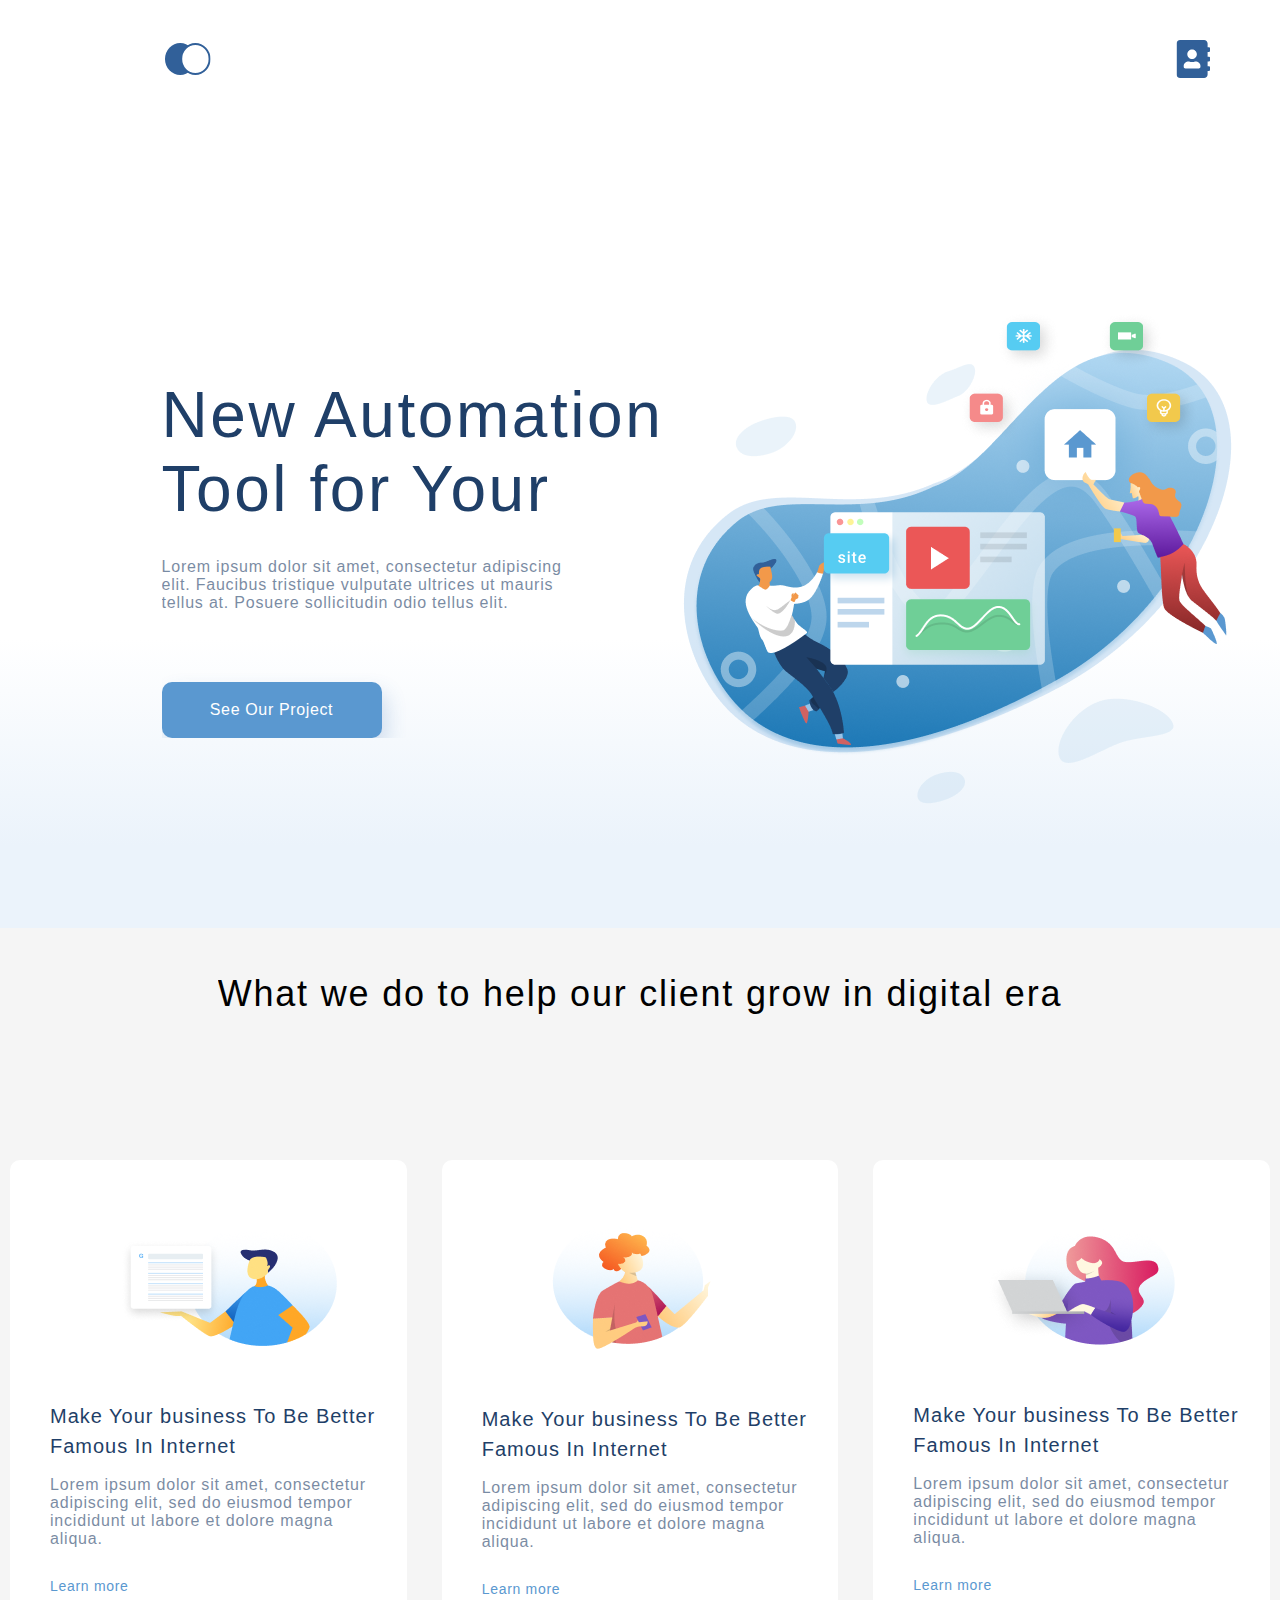
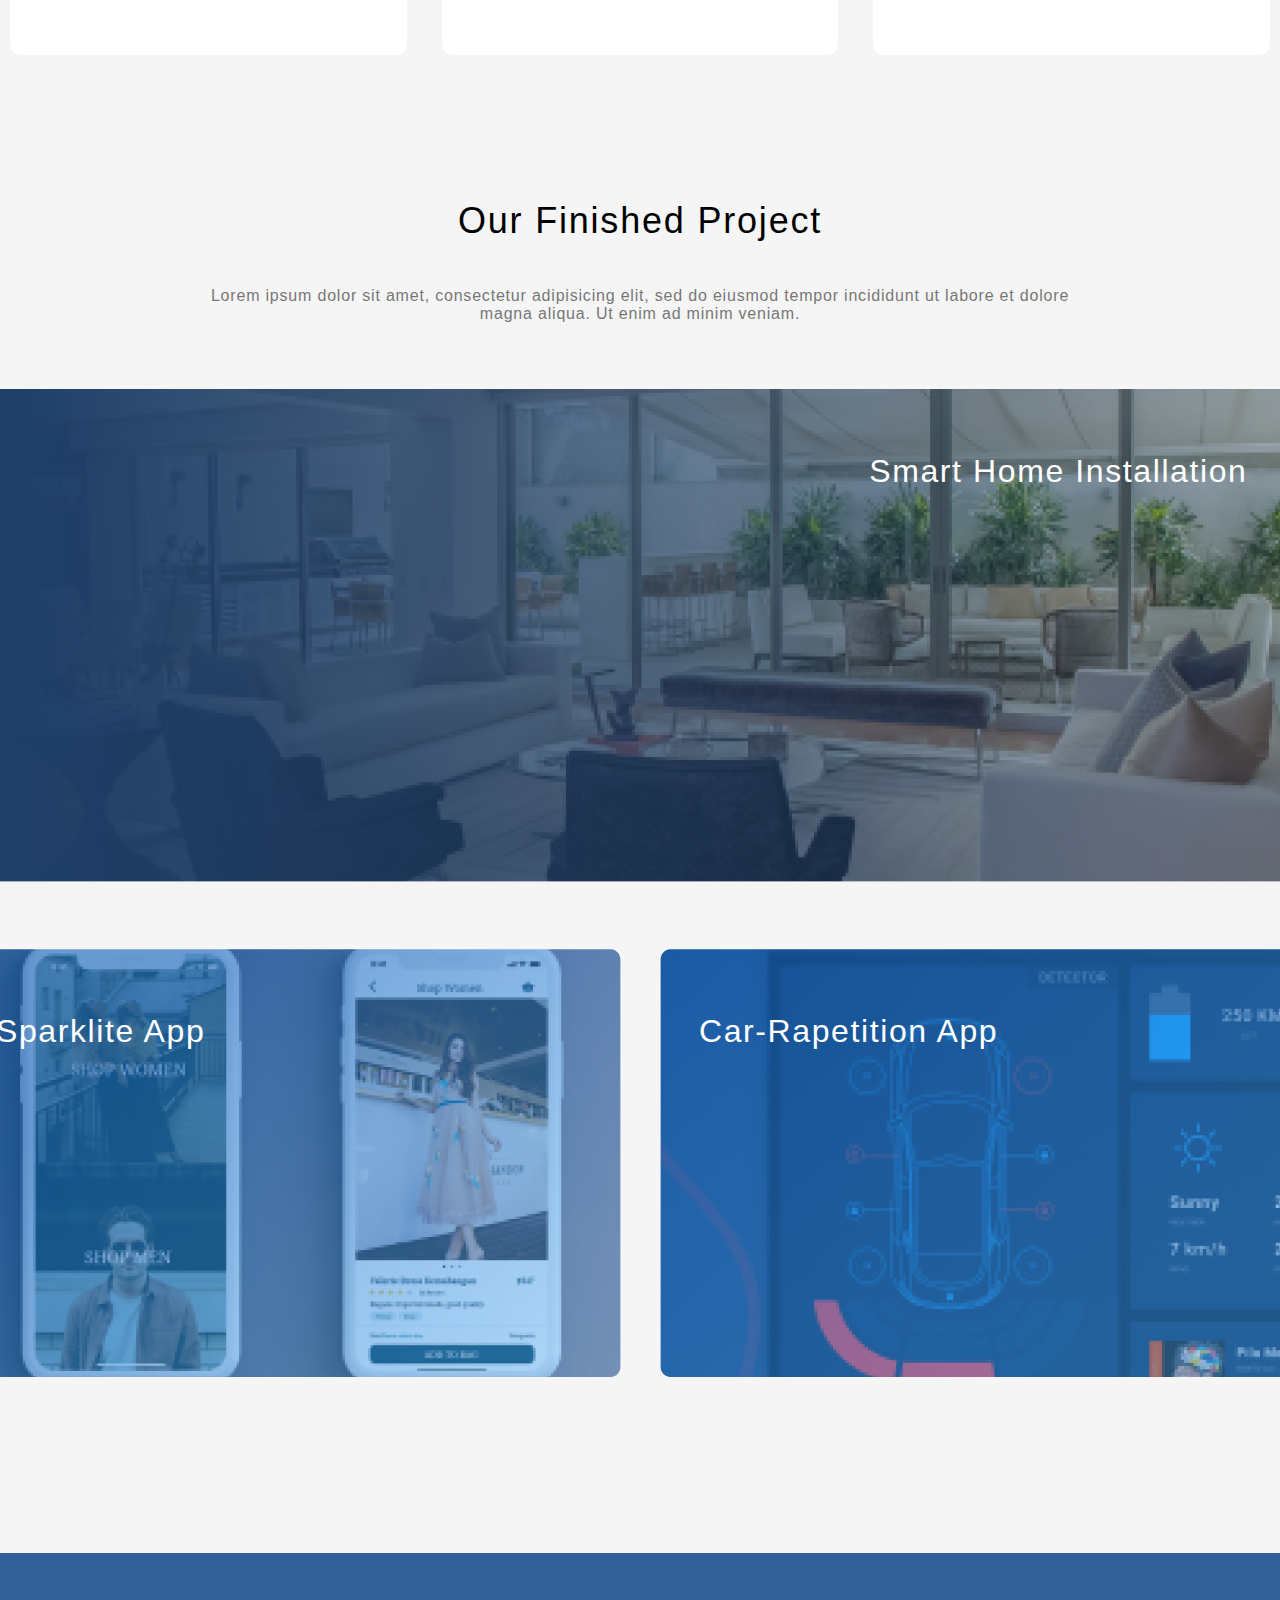
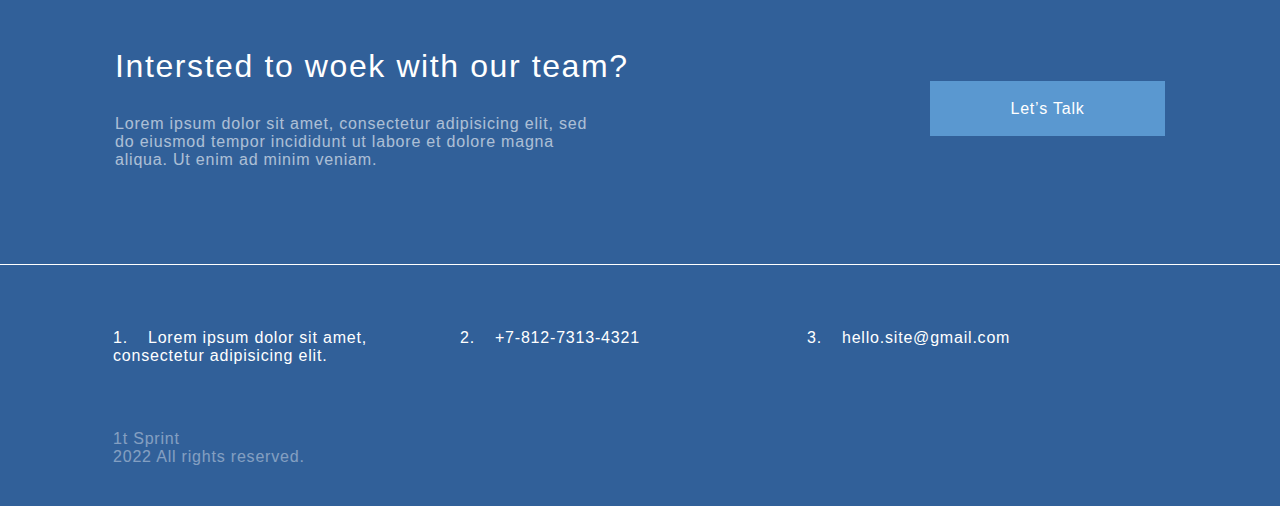
<file: finally work/index.html>
<!DOCTYPE html>
<html lang="en">
<head>
    <meta charset="UTF-8">
    <meta http-equiv="X-UA-Compatible" content="IE=edge">
    <meta name="viewport" content="width=device-width, initial-scale=1.0">

    <!--style css-->
    <link rel="stylesheet" href="./style.css">
    <title>Finnaly work | Layout maket</title>
</head>
<body>

    <header class="header">
        <div class="header__icons_wrap">
            <img src="./img/logo (2).svg" alt="logo" class="wrap_img">
            <img src="./img/address-book-solid 1.svg" alt="adress_book">
         </div>
    <div class="header__wrap_flex">
        <div class="header__flex">
            <h1 class="header__title hover">
                New Automation Tool for Your 
            </h1>

            <p class="header__description header_mar">
                Lorem ipsum dolor sit amet, consectetur adipiscing elit. Faucibus tristique vulputate ultrices ut mauris tellus at. Posuere sollicitudin odio tellus elit.
            </p>

            <button class="header__btn">
                See Our Project
            </button>
        </div>

        <img src="./img/illustration.png" alt="illustration" class="header__img">
    </div>
    </header>

    <main class="main">

        <section class="section_one">
            <h2 class="section__title2 hover">What we do to help our client grow in digital era</h2>
            <div class="section__cards">
                <div class="cards__item">
                    <img src="./img/1.png" alt="one" class="cards__img">
                    <h5 class="title__title5">
                        Make Your business To Be Better Famous In Internet
                    </h5>
                    <p class="header__description title">
                        Lorem ipsum dolor sit amet, consectetur adipiscing elit, sed do eiusmod tempor incididunt ut labore et dolore magna aliqua. 
                    </p>
                    <a href="/" class="title__link">
                        Learn more
                    </a>
                </div>

                <div class="cards__item">
                    <img src="./img/Group 15.png" alt="two" class="cards__img">
                    <h5 class="title__title5">
                        Make Your business To Be Better Famous In Internet
                    </h5>
                    <p class="header__description title">
                        Lorem ipsum dolor sit amet, consectetur adipiscing elit, sed do eiusmod tempor incididunt ut labore et dolore magna aliqua. 
                    </p>
                    <a href="/" class="title__link">
                        Learn more
                    </a>
                </div>

                <div class="cards__item">
                    <img src="./img/2 20.png" alt="three" class="cards__img">
                    <h5 class="title__title5">
                        Make Your business To Be Better Famous In Internet
                    </h5>
                    <p class="header__description title">
                        Lorem ipsum dolor sit amet, consectetur adipiscing elit, sed do eiusmod tempor incididunt ut labore et dolore magna aliqua. 
                    </p>
                    <a href="/" class="title__link">
                        Learn more
                    </a>
                </div>
            </div>
        </section>

        <section class="section__two">
            <h2 class="section__title2 hover">Our Finished Project</h2>
                <p class="header__description section">
                    Lorem ipsum dolor sit amet, consectetur adipisicing elit, sed do eiusmod tempor incididunt ut labore et dolore magna aliqua. Ut enim ad minim veniam.
                </p>

                <div class="section__blocks">
                    <div class="blocks_one">
                        <h4 class="blocks__title4 one">
                            Smart Home Installation
                        </h4>
                    </div>
                    <div class="blocks_two__flex">
                        <div class="blocks_two style1">
                            <h4 class="blocks__title4 two">
                                Sparklite App
                            </h4>
                        </div>
                        <div class="blocks_two style2">
                            <h4 class="blocks__title4 two">
                                Car-Rapetition App
                            </h4>
                        </div>
                    </div>
                </div>
        </section>

    </main>

    <footer class="footer">
        <div class="footer_one">
            <div class="footer_one__flex">
                <h4 class="blocks__title4 footer_title hover">Intersted to woek
                    with our team?</h4>
                    <p class="header__description footer_desc">
                        Lorem ipsum dolor sit amet, consectetur adipisicing elit, sed do eiusmod tempor incididunt ut labore et dolore magna aliqua. Ut enim ad minim veniam.
                    </p>
            </div>
            <button class="footer_one_btn">
                Let’s Talk
            </button>

        </div>
        <div class="footer_two">
            <div class="footer_two__flex">
                <ol class="flex__ol">
                    <li class="li_one">Lorem ipsum dolor sit amet, consectetur adipisicing elit.</li>
                    <li class="li_two">+7-812-7313-4321</li>
                    <li class="li_three">hello.site@gmail.com</li>
                </ol>
            </div>
            <p class="footer__p">1t Sprint 
                <br/>
                2022 All rights reserved. </p>
        </div>


    </footer>
    
</body>
</html>
</file>
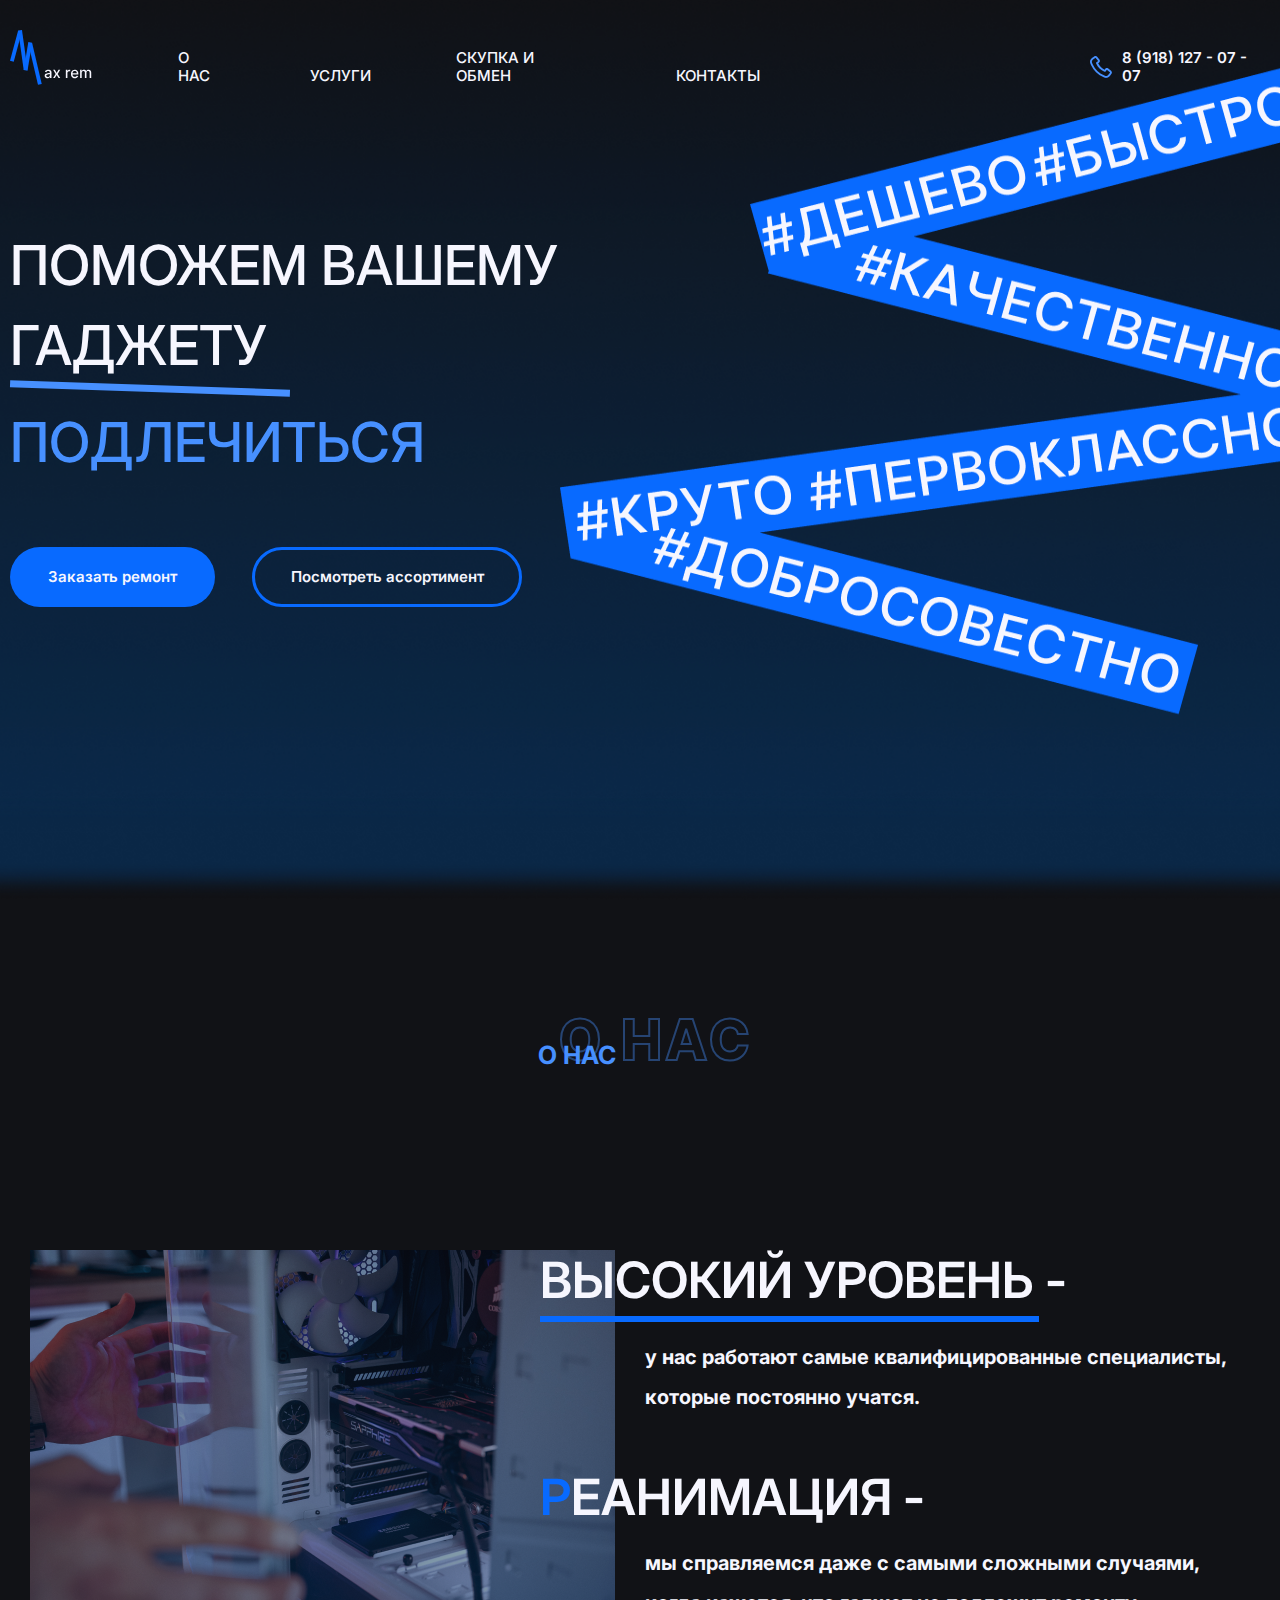
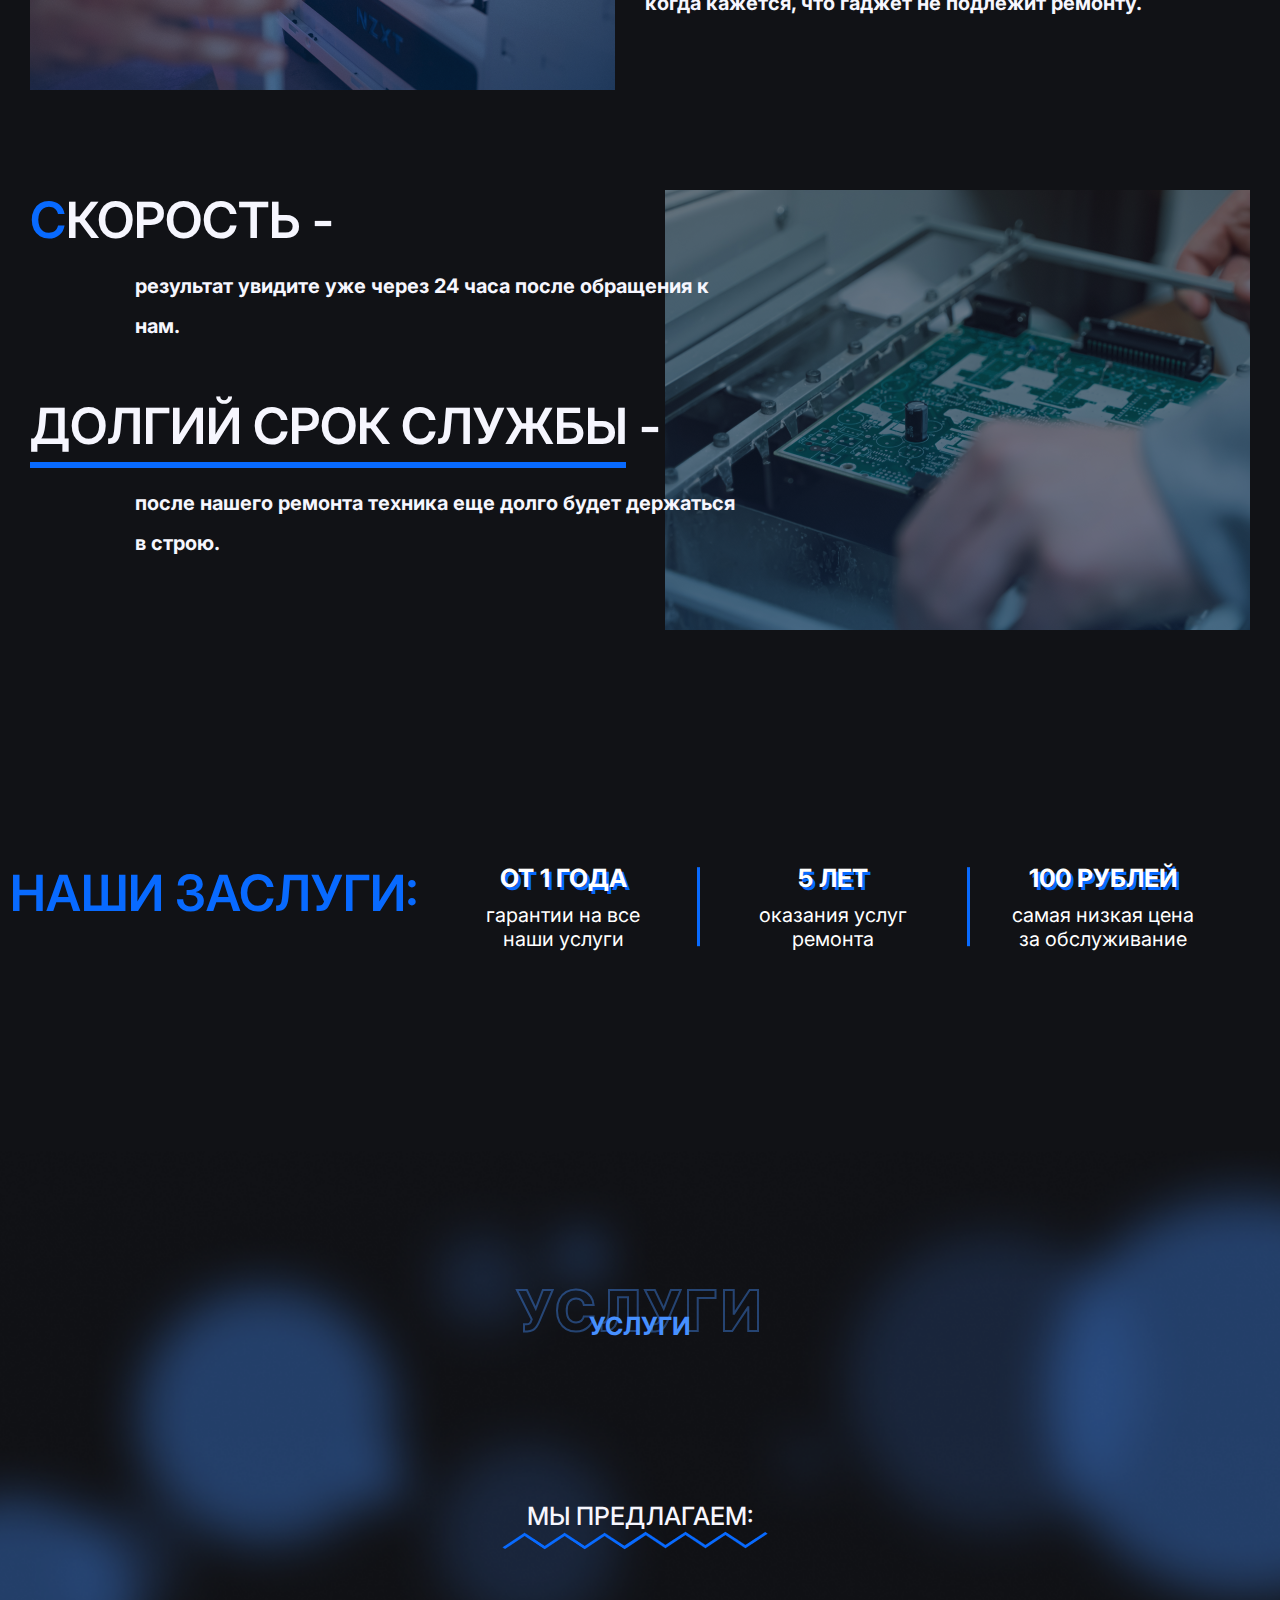
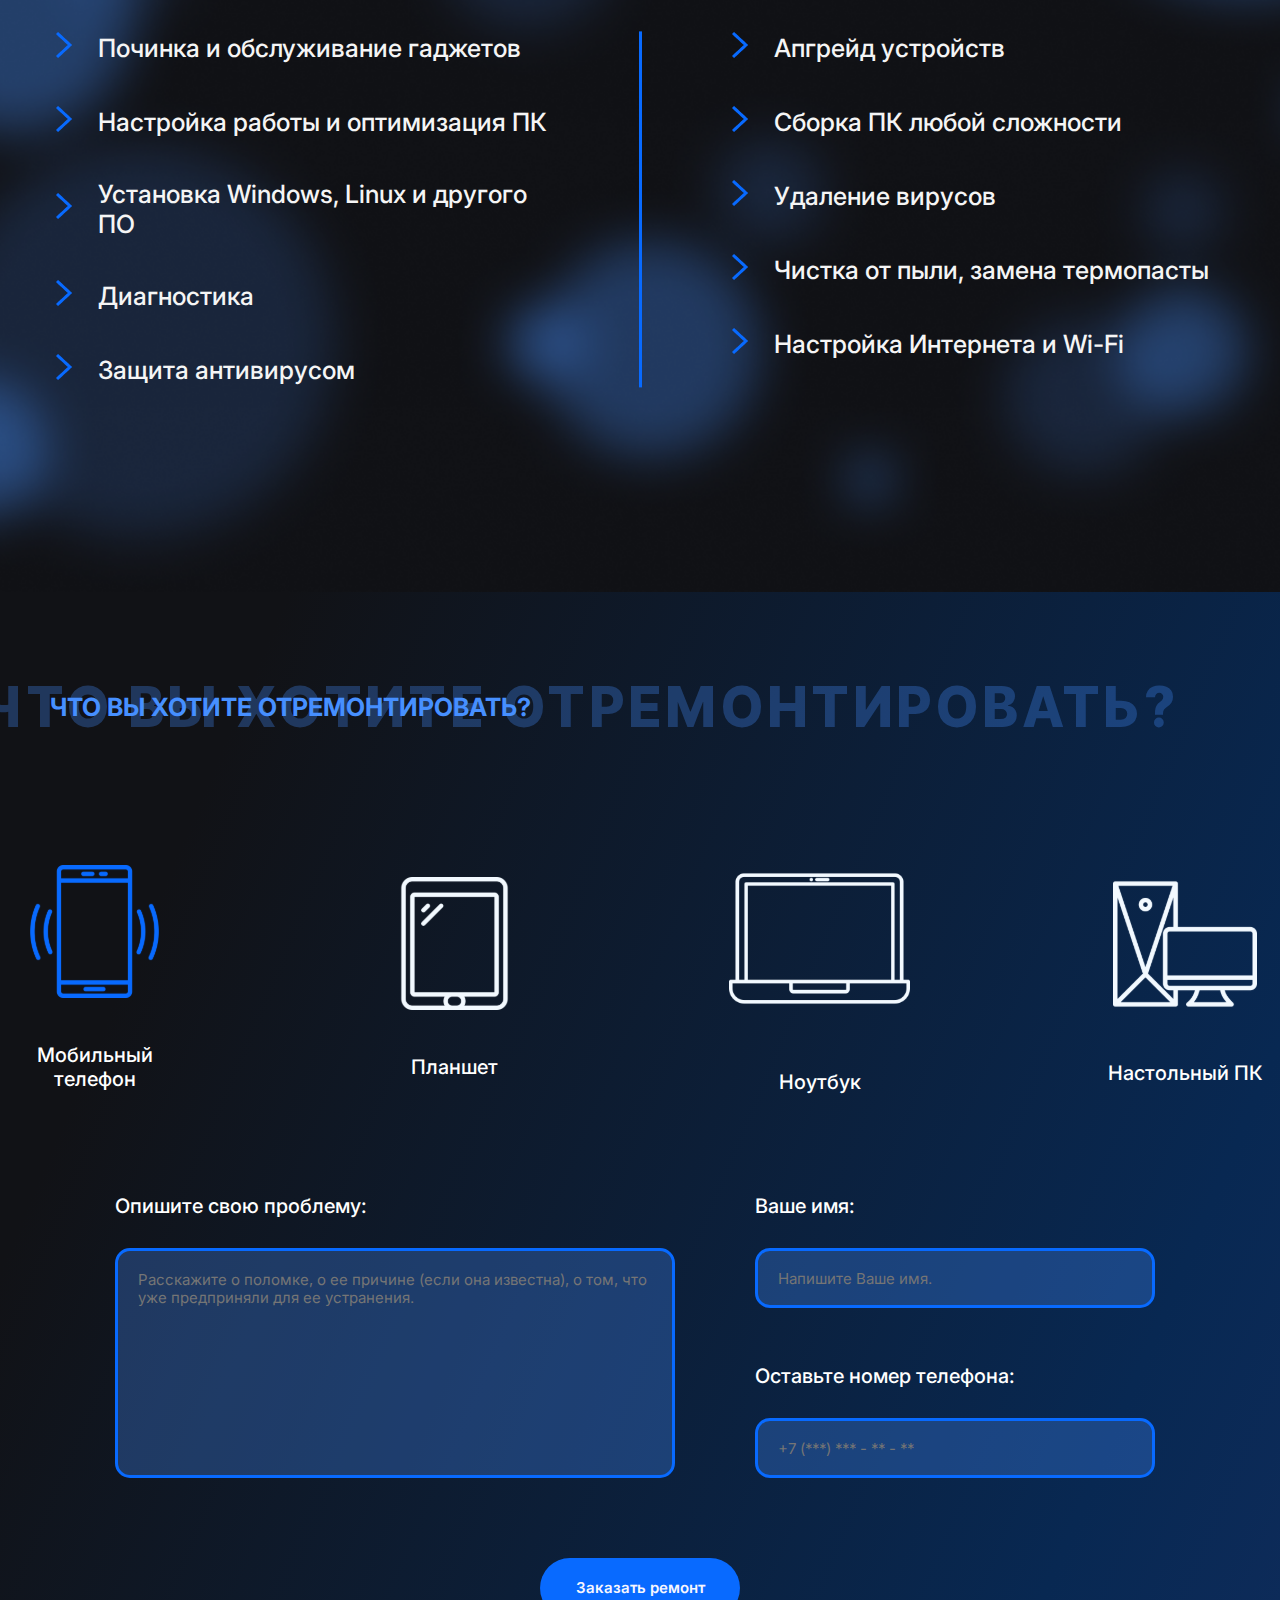
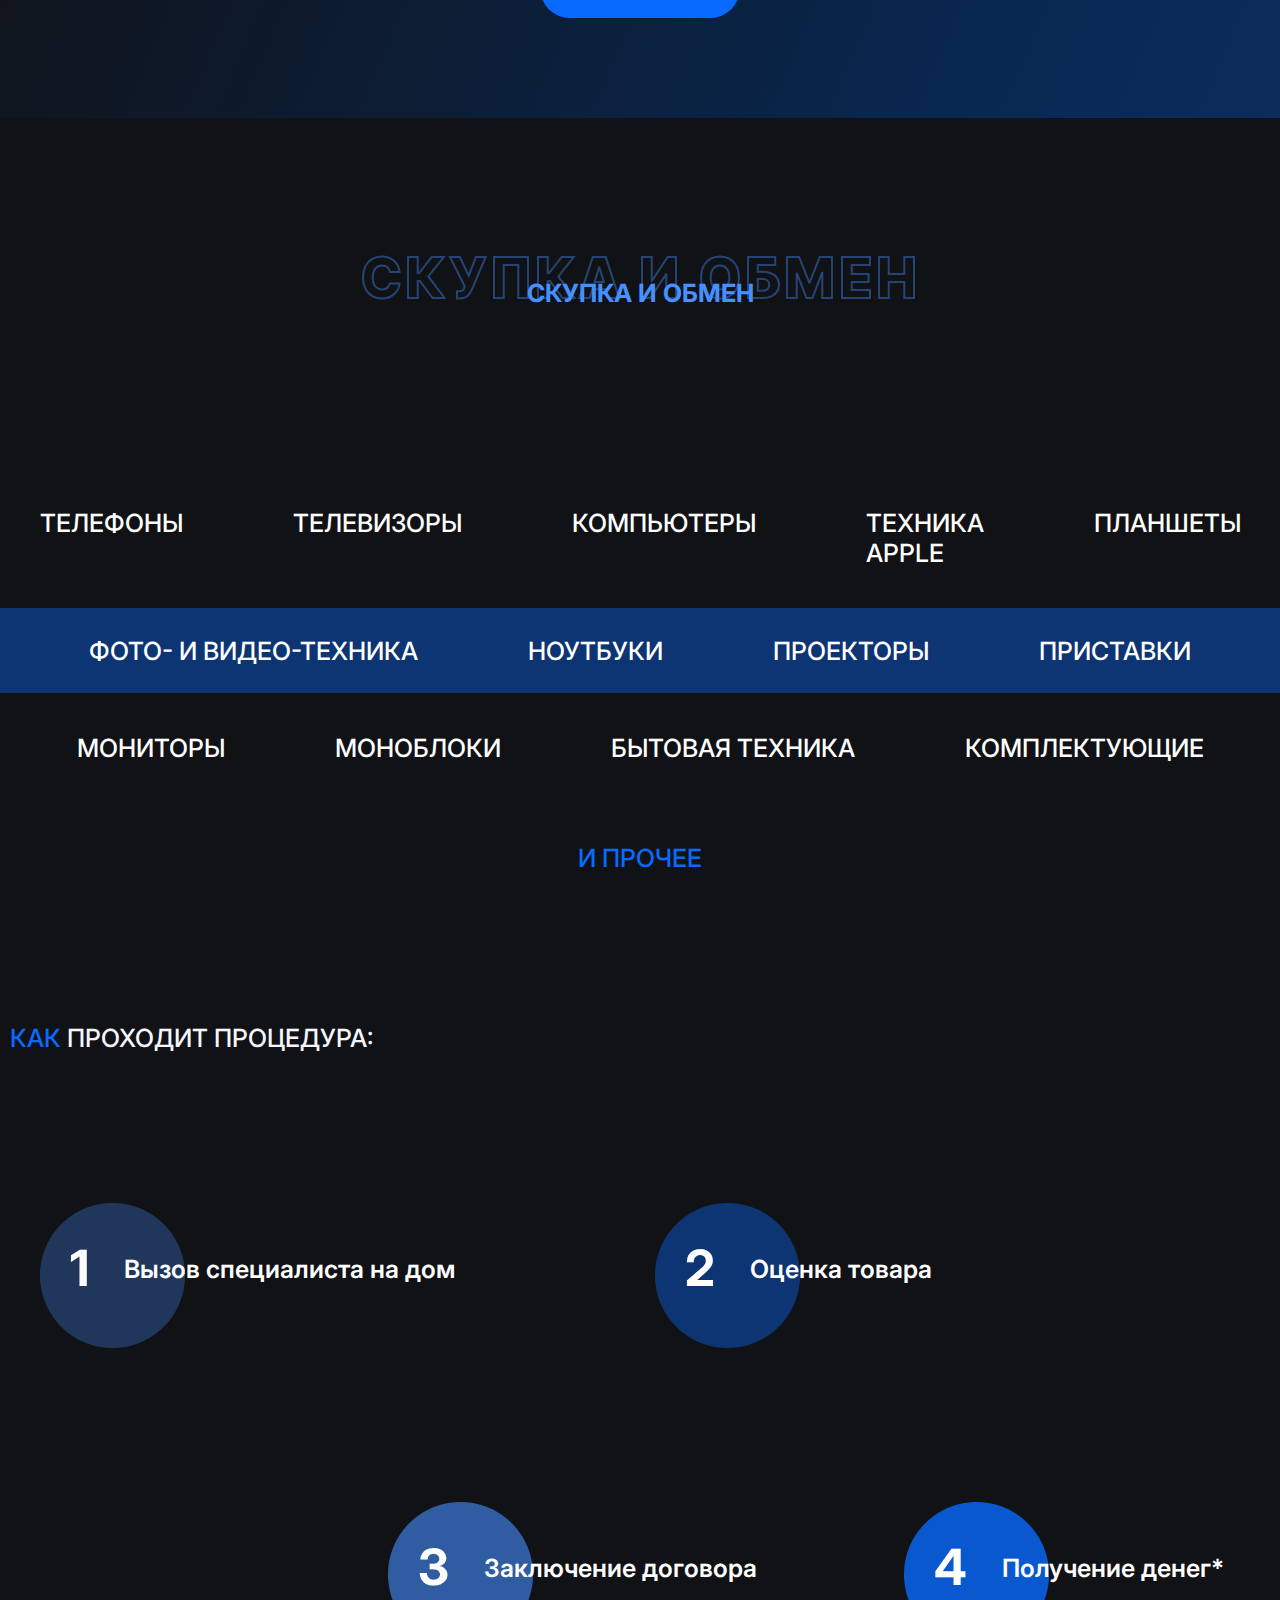
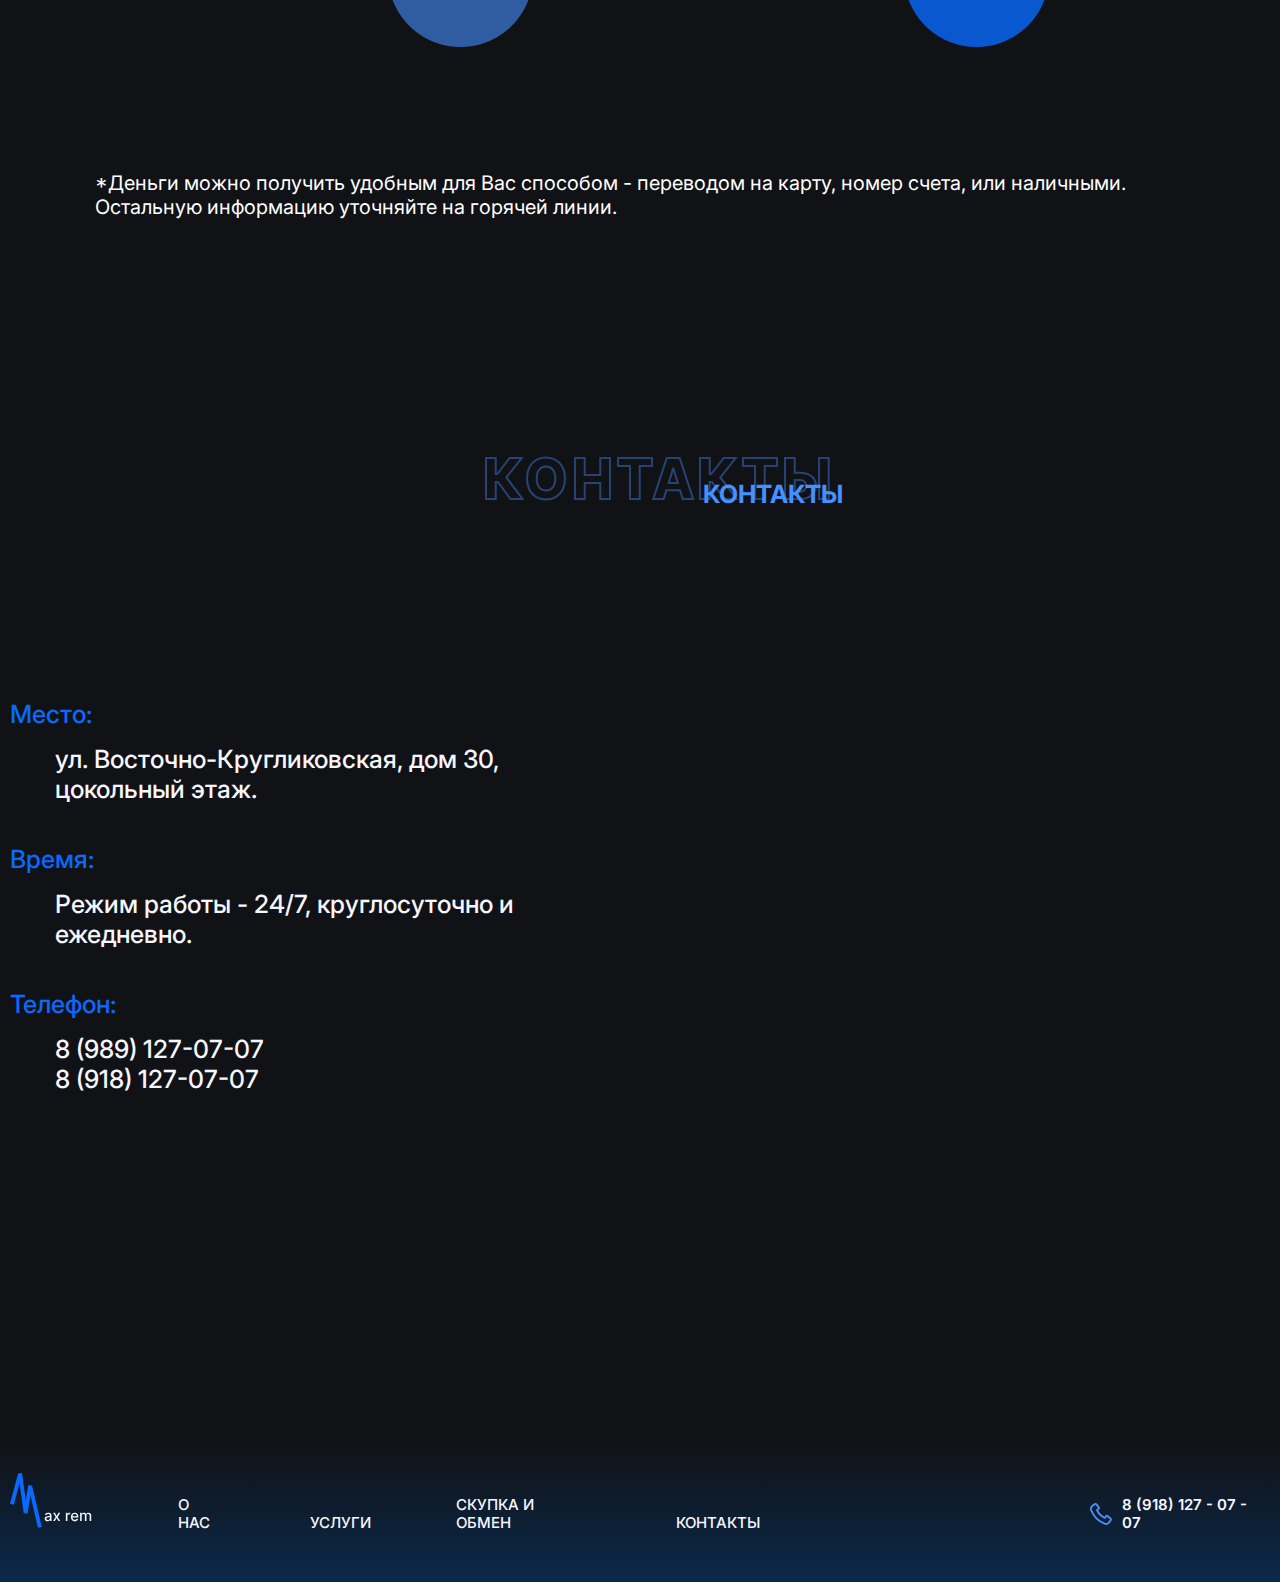
<file: Max_rem/index.html>
<!DOCTYPE html>
<html lang="ru">
<head>
    <meta charset="UTF-8">
    <meta http-equiv="X-UA-Compatible" content="IE=edge">
    <meta name="viewport" content="width=device-width, initial-scale=1.0">
    <title>Max rem | ремонт, скупка и обмен техники</title>

    <!--font-->
    <style>
        @import url('https://fonts.googleapis.com/css2?family=Inter:wght@400;500;600;700;900&display=swap');
    </style>

    <!--style file-->
    <link rel="stylesheet" href="./style.css">

</head>
<body>
    <div class="background">
        <div class="wrapper">
            <header id="header_site" class="header">
                <nav class="header__nav">
                    <img src="./images/logo.svg" alt="logo">

                    <ul class="nav__ul">
                        <li> <a href="#about_us_site">О нас</a></li>
                        <li> <a href="#services_site">Услуги</a></li>
                        <li> <a href="#trade_site">Скупка и обмен</a></li>
                        <li> <a href="#contacts_site">Контакты</a></li>
                    </ul>

                    <span class="nav__span_tel">
                        <img src="./images/phone_icon_line.svg" alt="" class="tel_img">
                        <a href="tel:89181270707"> 8 (918) 127 - 07 - 07</a>
                    </span>
                </nav>
                <div class="header_content">
                    <div class="content_left">
                        <h1 class="content__h1">Поможем вашему гаджету</h1>
                        <span class="content__line"></span>
                        <h2 class="content__h2">подлечиться</h2>

                        <span class="contetnt__box_btn">
                            <span class="btn_left">
                                <a href="#damage_site" class="btn__link">
                                    Заказать ремонт 
                                </a>
                            </span>

                            <span class="btn_right">
                                <a href="#services_site" class="btn__link">
                                    Посмотреть ассортимент
                                </a>
                            </span>
                        </span>
                    </div>

                    <div>
                        <img src="./images/right_img_header1.png" alt="" class="content_right__img">
                    </div>
                </div>
            </header>
        </div>
        <!--end wrapper-->
    </div>
    <!--end background for header-->

    <div class="wrapper">
        <section class="about_us" id="about_us_site">

            <div class="heading">
                <h2 class="heading__title">
                    О нас
                </h2>
                <h2 class="heading__title heading__title--stroke">
                    О нас
                </h2>
            </div>
            

            <div class="about__box_info">
                <div class="box_info_1">
                    <img src="./images/left_photo.png" alt="left_photo">

                    <div class="info one">
                        <span>
                            <h3 class="block__h3 one_style">
                                высокий уровень - 
                            </h3>
                            <p class="block__text">
                                у нас работают самые квалифицированные специалисты, которые постоянно учатся.  
                            </p>
                        </span>

                        <span>
                            <h3 class="block__h3 two_style">
                                реанимация - 
                            </h3>
                            <p class="block__text">
                                мы справляемся даже с самыми сложными случаями, когда кажется, что гаджет не подлежит ремонту.  
                            </p>
                        </span>
                    </div>
                    
                </div>

                <div class="box_info_2">
                    <img src="./images/right_photo.png" alt="right_photo" class="info__img2">

                    <div class="info two">
                        <span>
                            <h3 class="block__h3 two_style">
                                скорость -
                            </h3>
                            <p class="block__text">
                                результат увидите уже через 24 часа после обращения к нам.   
                            </p>
                        </span>

                        <span>
                            <h3 class="block__h3 one_style">
                                долгий срок службы -
                            </h3>
                            <p class="block__text">
                                после нашего ремонта техника еще долго будет держаться в строю.
                            </p>
                        </span>
                    </div>
                    
                </div>
            </div>

            <div class="about__ach">
                <h3 class="ach__h3"> 
                    Наши заслуги:
                </h3>

                <span class="ach__list">
                    <span class="list__item">
                        <h5 class="item__h5">
                            от 1 года
                        </h5>
                        <p class="item__p">
                            гарантии на все наши услуги
                        </p>
                    </span>
                    <hr class="list__hr">
                    <span class="list__item">
                        <h5 class="item__h5">
                            5 лет
                        </h5>
                        <p class="item__p">
                            оказания услуг ремонта
                        </p>
                    </span>
                    <hr class="list__hr">
                    <span class="list__item">
                        <h5 class="item__h5">
                            100 рублей
                        </h5>
                        <p class="item__p">
                            самая низкая цена за обслуживание
                        </p>
                    </span>
                    
                </span>
            </div>
        </section>
    </div>
     <!--end wrapper-->

     <div class="background_2">
        <div class="wrapper">
            <section id="services_site" class="services">

                <div class="heading heading2">
                    <h2 class="heading__title">
                        Услуги
                    </h2>
                    <h2 class="heading__title heading__title--stroke2">
                        Услуги
                    </h2>
                </div>

                <h3 class="services__h3">
                    Мы предлагаем:
                </h3>

                <div class="services__wrapper_list">
                    <ul class="list">
                        <li class="list_item">Починка и обслуживание гаджетов</li>
                        <li class="list_item">Настройка работы и оптимизация ПК</li>
                        <li class="list_item">Установка Windows, Linux и другого ПО</li>
                        <li class="list_item">Диагностика </li>
                        <li class="list_item">Защита антивирусом</li>
                    </ul>

                    <span class="list__hr"></span>

                    <ul class="list">
                        <li class="list_item">Апгрейд устройств</li>
                        <li class="list_item">Сборка ПК любой сложности</li>
                        <li class="list_item">Удаление вирусов </li>
                        <li class="list_item">Чистка от пыли, замена термопасты</li>
                        <li class="list_item">Настройка Интернета и Wi-Fi</li>
                    </ul>
                </div>
            </section>
        </div>
     <!--end wrapper-->    
    </div>
     <!--end background-->

     <div class="background_3">
        <div class="wrapper">
            <section id="damage_site" class="damage">
                <div class="heading style3">
                    <h2 class="heading__title">
                        что вы хотите отремонтировать?
                    </h2>
                    <h2 class="heading__title heading__title--stroke heading_style3">
                        что вы хотите отремонтировать?
                    </h2>
                </div>

                <form class="damage__form" method="post" action="">

                    <div class="form__choise">
                        <div class="choise__item">
                            <img src="./images/choise1.svg" alt="telephone">
                            <p class="item__text">
                                Мобильный телефон
                            </p>
                        </div>

                        <div class="choise__item">
                            <img src="./images/choise2.svg" alt="tablet">
                            <p class="item__text">
                                Планшет
                            </p>
                        </div>

                        <div class="choise__item">
                            <img src="./images/choise3.svg" alt="laptop">
                            <p class="item__text">
                                Ноутбук
                            </p>
                        </div>

                        <div class="choise__item">
                            <img src="./images/choise4.svg" alt="pk">
                            <p class="item__text">
                                Настольный ПК
                            </p>
                        </div>
                    </div>

                    <div class="form__wrapper">
                        <label for="userTexarea" class="wrapper__label">
                            Опишите свою проблему: 
                        <textarea name="userTexarea" id="form_texarea" class="wrapper__input texarea" placeholder="Расскажите о поломке, о ее причине (если она известна), о том, что уже предприняли для ее устранения."></textarea>
                        </label>
                        <div class="wrapper__block">
                            <label for="userName" class="wrapper__label">
                                Ваше имя:
                            
                            <input type="text" name="userName" id="form_userName"class="wrapper__input" placeholder="Напишите Ваше имя.">
                            </label>

                            <label for="userTel" class="wrapper__label">
                                Оставьте номер телефона:
                            
                            <input type="tel" name="userTel" 
                            id="form_telephone" class="wrapper__input" placeholder="+7 (***) *** - ** - **">
                            </label>
                        </div>
                    </div>

                    <input type="submit" name="submitRequest" id="form_submit" class="wrapper__btn" value="Заказать ремонт">
                </form>
            </section>
        </div>
         <!--end wrapper-->    
    </div>
    <!--end background-->

    <section class="trade" id="trade_site">

        <div class="heading heading2">
            <h2 class="heading__title">
                скупка и обмен
            </h2>
            <h2 class="heading__title heading__title--stroke2">
                скупка и обмен
            </h2>
        </div>

        <div class="trade__wrapper">
            <span class="wrapper__line">
                <h4 class="line__h4">телефоны</h4>
                <h4 class="line__h4">телевизоры</h4>
                <h4 class="line__h4">компьютеры</h4>
                <h4 class="line__h4">техника apple </h4>
                <h4 class="line__h4">планшеты</h4>
            </span>

            <span class="wrapper__line line_style2">
                <h4 class="line__h4">фото- и видео-техника</h4>
                <h4 class="line__h4">ноутбуки</h4>
                <h4 class="line__h4">проекторы</h4>
                <h4 class="line__h4">приставки</h4>
            </span>

            <span class="wrapper__line">
                <h4 class="line__h4">мониторы</h4>
                <h4 class="line__h4">моноблоки</h4>
                <h4 class="line__h4">бытовая техника</h4>
                <h4 class="line__h4">комплектующие</h4>
            </span>
            <h4 class="line__h4 h4_style1">
                и прочее
            </h4>
        </div>

<div class="wrapper">
        <h3 class="trade__h3">
            <span class="h3__style">Как</span> проходит процедура:
        </h3>

        <div class="procedure__items">

            <span class="items">
                <img src="./images/Ellipse1.png" alt="" class="item__img">
                <span class="items__text">
                    <p class="text__p">1</p>
                    <p class="text__p text__p1">Вызов специалиста на дом</p>
                </span>
            </span>
            <span class="items">
                <img src="./images/Ellipse2.png" alt="" class="item__img">
                <span class="items__text">
                    <p class="text__p">2</p>
                    <p class="text__p text__p1">Оценка товара</p>
                </span>
            </span>

        </div>

        <div class="procedure__items">
            <span class="items">
                <img src="./images/Ellipse3.png" alt="" class="item__img">
                <span class="items__text">
                    <p class="text__p">3</p>
                    <p class="text__p text__p1">Заключение договора</p>
                </span>
            </span>
            <span class="items span4">
                <img src="./images/Ellipse4.png" alt="" class="item__img">
                <span class="items__text">
                    <p class="text__p">4</p>
                    <p class="text__p text__p1">Получение денег*</p>
                </span>
            </span>
        </div>

        <p class="procedure__text">
            *Деньги можно получить удобным для Вас способом - переводом на карту, номер счета, или наличными.
            Остальную информацию уточняйте на горячей линии. 
        </p>
</div>
<!--end wrapper--> 
    </section>

    <div class="wrapper">
        <section id="contacts_site" class="contacts">

            <div class="heading heading_style4">
                <h2 class="heading__title">
                    Контакты
                </h2>
                <h2 class="heading__title heading__title--stroke style4">
                    Контакты
                </h2>
            </div>
            <div class="contacts__wrapper">
                <ul class="wrapper__ul">
                    <li class="wrapper__li">Место:
                        <p class="li__text">
                            ул. Восточно-Кругликовская, дом 30, цокольный этаж.
                        </p>
                    </li>

                    <li class="wrapper__li">Время:
                        <p class="li__text">
                            Режим работы - 24/7, круглосуточно и ежедневно.
                        </p>
                    </li>

                    <li class="wrapper__li">Телефон:
                        <p class="li__text">
                            <span>8 (989) 127-07-07</span>
                            <span>8 (918) 127-07-07</span>
                        </p>
                    </li>
                </ul>

                <div>
                    <iframe class="wrapper__card" src="https://yandex.ru/map-widget/v1/?um=constructor%3A288d21c47f6bfe556ea0b2fae6c2498d16972cb7dd3e166d0aefa51b7663b5ee&amp;source=constructor" width="700" height="450" frameborder="0"></iframe>
                </div>
            </div>
        </section>
    </div>
<!--end wrapper-->

<section id="footer_site" class="footer">
    <div class="wrapper">
        <nav class="header__nav footer_style">
            <a href="#header_site">
                <img src="./images/logo.svg" alt="logo">
            </a>
            <ul class="nav__ul">
                <li> <a href="#about_us_site">О нас</a></li>
                <li> <a href="#services_site">Услуги</a></li>
                <li> <a href="#trade_site">Скупка и обмен</a></li>
                <li> <a href="#contacts_site">Контакты</a></li>
            </ul>

            <span class="nav__span_tel">
                <img src="./images/phone_icon_line.svg" alt="" class="tel_img">
                <a href="tel:89181270707"> 8 (918) 127 - 07 - 07</a>
            </span>
        </nav>
    </div>
</section>






</body>
</html>
</file>
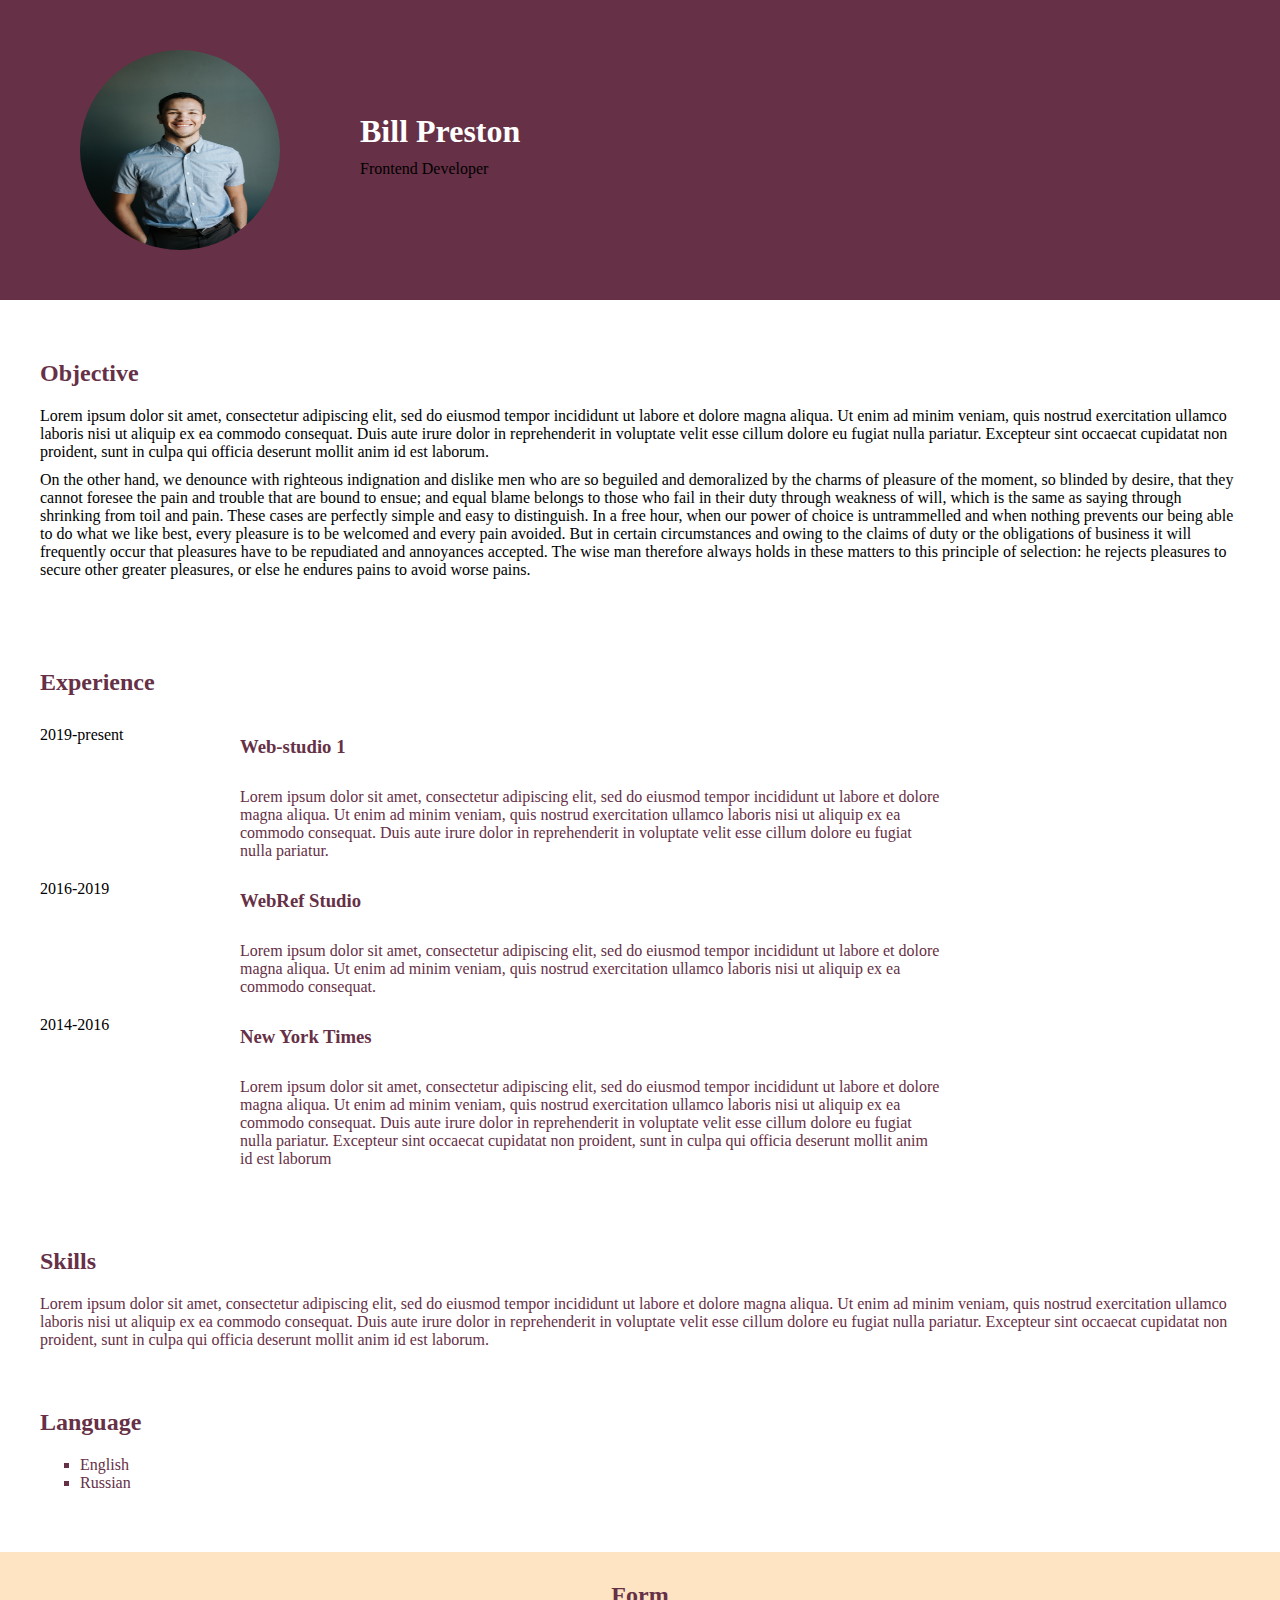
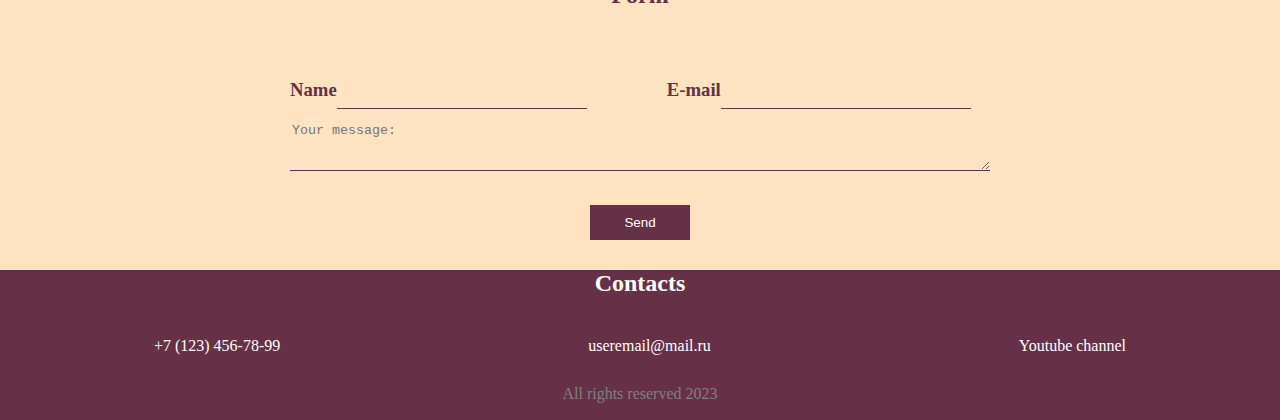
<file: simple_layout/index.html>
<!DOCTYPE html>
<html lang="en">

<head>
    <meta charset="UTF-8">
    <title>Homework 1</title>
    <link rel="stylesheet" href="./style.css">
</head>

<body>
    <header class="header">
        <img src="./img/img.jpg" alt="image" class="header__image">
        <div>
            <h1 class="main__h1">Bill Preston</h1>
            <p>Frontend Developer</p>
        </div>
    </header>

    <main class="main">
        <section class="main__one">
            <h2 class="main__h2">Objective</h2>
            <p>Lorem ipsum dolor sit amet, consectetur adipiscing elit, sed do eiusmod tempor incididunt ut labore et dolore magna aliqua. Ut enim ad minim
                veniam, quis nostrud exercitation ullamco laboris nisi ut aliquip ex ea commodo consequat. Duis aute irure dolor in reprehenderit in voluptate velit
                esse cillum dolore eu fugiat nulla pariatur. Excepteur sint occaecat cupidatat non proident, sunt in culpa qui officia deserunt mollit anim id est
                laborum.</p>
            <p>On the other hand, we denounce with righteous indignation and dislike men who are so beguiled and demoralized by the charms of pleasure of
                the moment, so blinded by desire, that they cannot foresee the pain and trouble that are bound to ensue; and equal blame belongs to those who
                fail in their duty through weakness of will, which is the same as saying through shrinking from toil and pain. These cases are perfectly simple and
                easy to distinguish. In a free hour, when our power of choice is untrammelled and when nothing prevents our being able to do what we like best,
                every pleasure is to be welcomed and every pain avoided. But in certain circumstances and owing to the claims of duty or the obligations of
                business it will frequently occur that pleasures have to be repudiated and annoyances accepted. The wise man therefore always holds in these
                matters to this principle of selection: he rejects pleasures to secure other greater pleasures, or else he endures pains to avoid worse pains.</p>
        </section>

        <section class="main__two">
            <h2 class="main__h2">Experience</h2>
            <div class="div">
                <p class="div__p">2019-present</p>
                <div class="main__two_div">
                    <h3 class="main__h3">Web-studio 1</h3>
                    <p>Lorem ipsum dolor sit amet, consectetur adipiscing elit, sed do eiusmod tempor incididunt ut labore et dolore magna
                        aliqua. Ut enim ad minim veniam, quis nostrud exercitation ullamco laboris nisi ut aliquip ex ea commodo consequat.
                        Duis aute irure dolor in reprehenderit in voluptate velit esse cillum dolore eu fugiat nulla pariatur.</p>
                </div>

            </div>
            <div class="div">
                <p class="div__p">2016-2019</p>
                <div class="main__two_div">
                    <h3 class="main__h3">WebRef Studio</h3>
                    <p>Lorem ipsum dolor sit amet, consectetur adipiscing elit, sed do eiusmod tempor incididunt ut labore et dolore magna
                        aliqua. Ut enim ad minim veniam, quis nostrud exercitation ullamco laboris nisi ut aliquip ex ea commodo consequat.</p>
                </div>
            </div>

            <div class="div">
                <p class="div__p">2014-2016</p>
                <div class="main__two_div">
                    <h3 class="main__h3">New York Times</h3>
                    <p>Lorem ipsum dolor sit amet, consectetur adipiscing elit, sed do eiusmod tempor incididunt ut labore et dolore magna
                        aliqua. Ut enim ad minim veniam, quis nostrud exercitation ullamco laboris nisi ut aliquip ex ea commodo consequat.
                        Duis aute irure dolor in reprehenderit in voluptate velit esse cillum dolore eu fugiat nulla pariatur. Excepteur sint
                        occaecat cupidatat non proident, sunt in culpa qui officia deserunt mollit anim id est laborum</p>
                </div>
            </div>
        </section>

        <section class="main__three">
            <h2 class="main__h2">Skills</h2>
            <p>Lorem ipsum dolor sit amet, consectetur adipiscing elit, sed do eiusmod tempor incididunt ut labore et dolore magna aliqua. Ut enim ad minim
                veniam, quis nostrud exercitation ullamco laboris nisi ut aliquip ex ea commodo consequat. Duis aute irure dolor in reprehenderit in voluptate velit
                esse cillum dolore eu fugiat nulla pariatur. Excepteur sint occaecat cupidatat non proident, sunt in culpa qui officia deserunt mollit anim id est
                laborum.</p>
        </section>

        <section class="main__four">
            <h2 class="main__h2">Language</h2>
            <ul>
                <li>English</li>
                <li>Russian</li>
            </ul>
        </section>

        <section class="main__five">
           <h2 class="main__h2">Form</h2>
            <form class="form">
               <div class="form__wr">
                <h3 class="main__h3">Name</h3>
                <input type="text">
                <h3 class="main__h3">E-mail</h3>
                <input type="email">
                </div>
                <div>
                    <textarea placeholder="Your message:"></textarea>
                </div>
                <input type="submit" value="Send" class="form__btn">
            </form>
        </section>

    </main>

    <footer class="footer">
        <h2 class="main__h2">Contacts</h2>
        <ul class="footer__ul">
            <li><a href="tel:71234567899">+7 (123) 456-78-99</a></li>
            <li><a href="mailto:useremail@mail.ru">useremail@mail.ru</a></li>
            <li><a href="#">Youtube channel</a></li>
        </ul>

        <p class="footer__desc">All rights reserved 2023</p>
    </footer>

</body>

</html>
</file>
<file: finally work/style.css>
* {
    margin: 0;
    padding: 0;
    box-sizing: border-box;
    overflow-x: hidden;
}

.header {
    width: 100vw;
    height: 100%;
    display: flex;
    flex-direction: column;
    justify-content: center;
    align-items: center;
    background: linear-gradient(0deg, #EBF3FB 8.84%, rgba(152, 195, 232, 0) 31.12%); 
}
.header__icons_wrap {
    width: 1140px;
    display: flex;
    flex-direction: row;
    align-items: center;
    justify-content: space-between;
    margin: 35px 80px 105px;
}
.wrap_img {
    padding-left: 95px;
}
.header__wrap_flex {
    display: flex;
    flex-direction: row;
    justify-content: center;
    align-items: center;
}
.header__flex {
    display: flex;
    flex-direction: column;
    justify-content: center;
    align-items: flex-start;
    margin: 190px 13px 190px 115px;
}
.header__title {
    font-family: 'Roboto', sans-serif;
    font-weight: 300;
    font-size: 64px;
    letter-spacing: 0.04em;
    color: #1F3F68;
    width: 505px;
}
.hover:hover {
    color:cornflowerblue;
    transition: .3s linear;
}
.header__description {
    font-family: 'Roboto', sans-serif;
    font-weight: 400;
    font-size: 16px;
    letter-spacing: 0.05em;
    color: #1F3F68;
    opacity: 0.6;
    width: 425px;
}
.header_mar {
    margin-top: 32px;
    margin-bottom: 70px;
}

.header__btn {
    width: 220px;
    height: 56px;
    background: #5A98D0;
    border: none;
    box-shadow: 5px 10px 20px rgba(53, 110, 173, 0.2);
    border-radius: 10px;
    color: white;
    font-family: 'Roboto', sans-serif;
    font-weight: 400;
    font-size: 16px;
    letter-spacing: 0.04em;
}

.header__btn:hover {
    cursor: pointer;
    opacity: 0.9;
    transition: all .5s;
}



.main {
    width: 100vw;
    height: 100%;
    background-color: #F5F5F5;
}

.section_one {
    width: 100vw;
    height: 100%;
    display: flex;
    flex-direction: column;
    justify-content: center;
    align-items: center;
    
}
.section__title2 {
    font-family: 'Roboto', sans-serif;
    font-weight: 300;
    font-size: 36px;
    text-align: center;
    letter-spacing: 0.05em;
    color: #000000;
    margin: 45px 0;
}
.section__cards {
    display: flex;
    flex-direction: row;
    align-items: center;
    gap: 35px;
    height: 100%;
    width: 100%;
    padding: 100px 10px;
    justify-content: center;

}
.cards__item {
    width: 430px;
    height: 495px;
    background: #FFFFFF;
    border-radius: 10px;
    padding: 45px 0 45px 40px;
    display: flex;
    flex-direction: column;
    align-items: flex-start;
    justify-content: center;
}
.cards__item:hover {
    cursor: pointer;
    transform: scale(1.1);
    transition: all .7s ease-in-out;
    box-shadow: 5px 20px 50px #1070b133;
}

.cards__img {
    margin-left: 70px;
}
.title__title5 {
    font-family: 'Roboto', sans-serif;
    font-weight: 400;
    font-size: 20px;
    line-height: 30px;
    letter-spacing: 0.05em;
    color: #1F3F68;
    width: 340px;
    margin: 55px 0 15px;

}
.title {
    width: 320px;
    margin-bottom: 30px;
}
.title__link {
    font-family: 'Roboto', sans-serif;
    font-style: normal;
    font-weight: 400;
    font-size: 14px;
    letter-spacing: 0.05em;
    color: #5A98D0;
    text-decoration: none;
}
.title__link:hover {
    text-decoration: underline;
}
.header__img {
    animation: bubble 3s linear infinite;
}
@keyframes bubble {
    0% {
        margin-top: -45px;
    }
    50% {
        margin-top: 0px;
    }
    100% {
        margin-top: -45px;
    }
}




.section {
    color: #222222;
    width: 900px;
    text-align: center;
    margin: 0 auto;
}
.section__blocks {
    margin: 65px auto 105px;
    display: flex;
    flex-direction: column;
    justify-content: center;
    align-items: center;

}
.blocks_one {
    width: 1365px;
    height: 495px;
    background: url(./img/Mask\ Group.png) center center no-repeat;
    border-radius: 10px;
    margin-bottom: 35px;
}
.blocks_one:hover {
    cursor: pointer;
    box-shadow: 5px 20px 50px #1b82c7e7;
    transition: all .7s ease-in-out;
}

.blocks__title4 {
    font-family: 'Roboto', sans-serif;
    font-weight: 400;
    font-size: 32px;
    text-align: right;
    letter-spacing: 0.05em;
    color: #FFFFFF;
    margin-top: 65px;
    margin-right: 75px;
}
.blocks_two__flex {
    display: flex;
    gap: 38px;
    padding: 30px 70px 70px;
}
.blocks_two {
    width: 665px;
    height: 430px;
    border-radius: 10px;
}

.blocks_two:hover {
    cursor: pointer;
    box-shadow: 5px 20px 50px #1b82c7e7;
    transition: all .7s ease-in-out;
}
.style1 {
    background: url(./img/Mask\ Group\ \(1\).png) center center no-repeat;
}
.style2 {
    background: url(./img/Mask\ Group\ \(2\).png) center center no-repeat;
}
.two {
    text-align: left;
    margin-left: 40px;
}

.footer {
    width: 100%;
    height: 100%;
    background-color: #316099;
}

.footer_one {
    padding: 95px 115px;
    display: flex;
    flex-direction: row;
    justify-content: space-between;
    align-items: center;
    border-bottom: 1px solid white;
}
.footer_one__flex {
    display: flex;
    flex-direction: column;
    justify-content: center;
    align-items: flex-start;
}
.footer_title {
    margin-top: 0;
    margin-bottom: 30px;
}

.footer_desc {
    color: #FFFFFF;
    opacity: 0.6;
    width: 495px;
}
.footer_one_btn {
    width: 235px;
    height: 55px;
    background: #5A98D0;
    font-family: 'Roboto', sans-serif;
    font-weight: 400;
    font-size: 16px;
    letter-spacing: 0.05em;
    color: #FFFFFF;
    border: none;
}
.footer_one_btn:hover {
    cursor: pointer;
    opacity: 0.8;
    transition: all .5s;
}
.footer_two {
    padding: 64px 113px 40px;
    width: 100%;
    height: 100%;
}
.footer_two__flex {
    display: flex;
    flex-direction: column;
    justify-content: center;
    align-items: flex-start;
}
.flex__ol {
    display: flex;
    flex-direction: row;
    font-family: 'Roboto', sans-serif;
    font-weight: 400;
    font-size: 16px;
    letter-spacing: 0.05em;
    color: #FFFFFF;
    list-style-type: decimal;
}
.flex__ol > li {
    margin-right: 32px;
    width: 315px;
}
.flex__ol > li:hover {
    content: "";
    color: lightblue;
    cursor: pointer;
    transition: .1s linear;
}
.li_one::before {
    content: "1.";
    color: white;
    margin-right: 20px;
}

.li_two::before {
    content: "2.";
    color: white;
    margin-right: 20px;
}

.li_three::before {
    content: "3.";
    color: white;
    margin-right: 20px;
}
.footer__p {
    font-family: 'Roboto', sans-serif;
    font-weight: 400;
    font-size: 16px;
    letter-spacing: 0.05em;
    color: #FFFFFF;
    opacity: 0.4;
    margin-top: 65px;
}

/*media-quaries*/ 
@media screen and (max-width: 768px) {
    body {
        background-color: #FFF;
    }
    .header {
        align-items: flex-start;
    }
    .header__icons_wrap {
        width: 700px;
        align-self: center;

    }
    .wrap_img {
        padding-left: 0;
    }
    .main {
        background-color: #fff;
    }
    .header__title {
        font-size: 64px;
    }
    .header__flex {
        width: 70vw;
        position: relative;
        margin: 0px 30px 190px 0px;
    }
    .header__img{
        position: absolute;
        top: 400px;
        right: 20px;
        width: 336px;
    }
    .header__wrap_flex {
        margin-left: 30px;
    }
    .section__title2 {
        margin-bottom: 30px;
        margin-top: 65px;
    }
    .section__cards {
        flex-direction: column;
        padding-top: 50px;
    }
    .cards__item {
        width: 335px;
        padding: 40px 40px 25px 30px;
        box-shadow: 5px 20px 50px rgba(16, 112, 177, 0.2);
    }
    .title__title5 {
        width: 265px;
    }
    .title {
        width: 250px;
    }
    .cards__img {
        margin-left: 30px;
    }
    .section {
        height: 100%;
        width: 520px;
        text-align: center;
        margin: 0 auto;
    }
    .blocks_one {
        width: 705px;
        height: 300px;
        background: url(./img/Mask.png) center center no-repeat;
    }
    .blocks_two {
        width: 335px;
    }
    .style1 {
        background: url(./img//Mask\(1\).png) center center no-repeat;
    }
    .style2 {
        background: url(./img/Mask\(3\).png) center center no-repeat;
    }
    .one {
        display: none;
    }
    .blocks_two__flex {
        height: 280px;
        padding: 10px 70px 10px;
    }
    .blocks_two {
        height: 255px;
    }
    .two {
        font-size: 28px;
        margin: 20px;
    }
    .footer_title {
        text-align: left;
        font-size: 36px;
    }
    .footer_desc {
        width: 336px;
        line-height: 26px;
    }
    .footer_one_btn {
        width: 135px;
        height: 30px;
        font-size:16px;
        letter-spacing: 0.04em;
    }
    .flex__ol {
        flex-direction: column;
        width: 475px;
        gap: 25px;
    }
    li.li_one {
        width: 475px;
        margin-right: 0;
    }
    .footer__p {
        line-height: 26px;
    }

@keyframes bubble {
    0% {
        margin-top: -25px;
    }
    50% {
        margin-top: 0px;
    }
    100% {
        margin-top: -25px;
    }
}
}

@media screen and (max-width:375px) {
    .header__icons_wrap {
        width: 340px;
        margin-bottom: 35px;
    }
    .header__img {
        display: none;
    }
    .header__title {
        width: 345px;
        font-size: 32px;
        line-height: 38px;
        text-align: center;
        margin: 0 auto;
    }
    .header__wrap_flex {
        margin-left: 0;
        width: 100vw;
    }
    .header__flex {
        width: 100vw;
        margin: 0 auto 40px;
    }
    .header__description {
        line-height: 26px;
        text-align: center;
        width: 345px;
        margin: 30px auto; 
    }
    .header__btn {
        width: 108px;
        height: 27px;
        font-size: 12px;
        margin: 0 auto;
    }
    .section__cards {
        padding-top: 20px;
    }
    .section__title2 {
        font-size: 24px;
        margin: 50px 0 25px;
    }
    .title {
        text-align: left;
        margin: 0;
        margin-bottom: 15px;
        width: 250px;
    }
    .blocks_one {
        background: url(./img/Masksmall.png) center center no-repeat;
        width: 345px;
        height: 145px;
        margin-bottom: 15px;
    }
    .style1 {
        background: url(./img//Masksmall1.png) center center no-repeat;
    }
    .style2 {
        background: url(./img/Masksmall3.png) center center no-repeat;
    }
    .blocks_two__flex {
        flex-direction: column;
        height: 100%;
        gap: 15px;
    }
    .two {
        font-size: 16px;
    }
    .footer_one {
        padding: 20px 15px 40px;
        flex-direction: column;
    }
    .footer_title {
        font-size: 24px;
        line-height: 28px;
        text-align: center;
        margin: 0 auto;
        width: 250px;
    }
    .footer_one_btn {
        width: 110px;
        height: 30px;
    }
    .footer_two {
        padding: 30px 15px 0;
    }
    .footer__p {
        margin-top: 35px;
        text-align: center;
    }
    
}
</file>
<file: Max_rem/style.css>
* {
    margin: 0;
    padding: 0;
    box-sizing: border-box;
}
html {
  scroll-behavior: smooth;
}

@font-face {
    font-family: Inter-ExtraBold;
    src: url(./Inter-ExtraBold.woff);
}

body {
    background-color: #111216;
}

/*style for header and header-content*/

.background {
    background: url(./images/gradient.png) center center;
    background-size: cover;
}

.wrapper {
    max-width: 1260px;
    width: 100%;
    display: block;
    margin: 0 auto;
} 

.header {
    /* max-width: 1260px;
    margin: 0 auto; */
    width: 100%;
    height: 100vh;
    /* background: url(./images/gradient.png) center center;
    background-size: cover; */
    display: block;
}


.header__nav {
    width: 100%;
    display: flex;
    flex-direction: row;
    padding-top: 30px;
    position: relative;
    align-items: flex-end;
}
.nav__ul {
    display: flex;
    flex-direction: row;
    justify-content: space-between;
    align-items: flex-end;
    z-index: 2;
}
.nav__ul > li {
    list-style-type: none;
    margin-left: 85px;
}
.nav__ul > li > a {
    text-decoration: none;
    font-family: 'Inter', sans-serif;
    font-style: normal;
    font-weight: 500;
    font-size: 15px;
    line-height: 18px;
    text-transform: uppercase;
    color: #F6F6FE;
    width: auto;
    position: relative;
    transition: all 0.4s;
}
.nav__ul > li > a:hover {
    color: #4790FF;
}
.nav__span_tel {
    display: flex;
    flex-direction: row;
    justify-content: space-between;
    align-items: center;
    font-family: 'Inter', sans-serif;
    font-style: normal;
    font-weight: 600;
    font-size: 15px;
    line-height: 18px;
    text-transform: uppercase;
    color: #F6F6FE;
    margin-left: 330px;
    z-index: 3;
}
.nav__span_tel > a {
    text-decoration: none;
    color: #F6F6FE;
}
.tel_img {
    margin-right: 10px;
}
.tel_img:hover {
    cursor: pointer;
    overflow: hidden;
    background: url(./images/phone_icon_fill.svg) center center no-repeat;
}

.header_content {
    width: 100%;
    display: grid;
    grid-template-columns: 1fr 1fr;
    grid-template-rows: 1fr;

}

.content__h1 {
    font-family: 'Inter', sans-serif;
    font-style: normal;
    font-weight: 500;
    font-size: 55px;
    line-height: 80px;
    text-transform: uppercase;
    color: #F6F6FE;
    margin-top: 140px;

}
.content__line {
    width: 280px;
    height: 7px;
    background: #4790FF;
    transform: rotate(1.95deg);
    display: block;
}
.content__h2 {
    font-family: 'Inter', sans-serif;
    font-style: normal;
    font-weight: 500;
    font-size: 55px;
    line-height: 100px;
    text-transform: uppercase;
    color: #4790FF;

}
.contetnt__box_btn {
    width: 32rem;
    display: flex;
    flex-direction: row;
    justify-content: space-between;
    align-items: center;
    margin-top: 55px;
}
.btn_left {
    display: flex;
    flex-direction: column;
    justify-content: center;
    align-items: center;
    width: 205px;
    height: 60px;
    background: #086AFF;
    border-radius: 50px;
    transition: all 0.4s;
}
.btn_left:hover {
    /* cursor: pointer;
    border: 3px solid #086AFF;
    background: none; */
    cursor: pointer;
    box-shadow: 0px 0px 10px #086AFF;
}

.btn__link {
    text-decoration: none;
    font-family: 'Inter', sans-serif;
    font-style: normal;
    font-weight: 600;
    font-size: 15px;
    line-height: 18px;
    color: #F6F6FE;
}
.btn_right {
    display: flex;
    flex-direction: column;
    justify-content: center;
    align-items: center;
    width: 270px;
    height: 60px;
    border-radius: 50px;
    border: 3px solid #086AFF;
    transition: all 0.4s;
}
.btn_right:hover {
    cursor: pointer;
    /* border: none;
    background-color: #086AFF; */
    box-shadow: 0px 0px 10px #4790FF;
}
.content_right__img {
    position: absolute;
    top: 55px;
    right: 0;
    height: 670px;
    width: 720px;
}

/*style for "about us"*/

.about_us {
    width: 100%;
    display: flex;
    flex-direction: column;
    justify-content: center;
    align-items: center;
}

/*style for heading 1*/
.heading {
    margin: 140px 55% 140px 45%;
    display: flex;
    flex-direction: column;
    align-items: flex-end;
    position: relative;
    font-family: 'Inter', sans-serif;
    height: 70px;
    width: max-content;
}
.heading__title {
    width: auto;
    font-size: 25px;
    line-height: 30px;
    font-weight: 700;
    text-transform: uppercase;
    color: #4790FF;
    margin: 0;
    position: relative;
    z-index: 2; 
}
.heading__title--stroke {
    font-family: "Inter-ExtraBold", sans-serif;
    width: max-content;
    font-size: 55px;
    line-height: 67px;
    letter-spacing: 0.06em;
    font-weight: 800;
    -webkit-text-fill-color: transparent;
    -webkit-text-stroke: 2px rgba(71, 144, 255, 0.4);
    position: absolute;
    left: 20px;
    transform: translateY(-50%);
}

.about__box_info {
    display: flex;
    flex-direction: column;
}   
.box_info_1 {
    display: grid;
    grid-template-columns: 1fr 1fr;
    grid-template-rows: 1fr;
    margin-bottom: 100px;
}

.info {
    display: flex;
    flex-direction: column;
    z-index: 2;
}

.one {
    margin-left: -100px;
}
.block__h3 {
    width: max-content;
    font-family: 'Inter', sans-serif;
    font-style: normal;
    font-weight: 600;
    font-size: 50px;
    line-height: 61px;
    text-transform: uppercase;
    color: #F6F6FE;
}
.one_style::after {
    content: "";
    display: block;
    width: 93.5%;
    height: 0px;
    border: 3px solid #086AFF;
    background-color: #086AFF;
    margin-top: 5px;
}
.block__text {
    max-width: 710px;
    font-family: 'Inter', sans-serif;
    font-style: normal;
    font-weight: 700;
    font-size: 20px;
    line-height: 40px;
    color: #F6F6FE;
    margin-top: 15px;
    margin-bottom: 50px;
    padding-left: 105px;
}
.two_style::first-letter {
    color: #086AFF;

}
.box_info_2 {
    display: grid;
    grid-template-columns: 1fr 1fr;
    grid-template-rows: 1fr;
    margin-bottom: 150px;
    position: relative;
    
}
.info__img2 {
    position: absolute;
    right: 0;
}
.two {
    margin-right: -105px;
}
.about__ach {
    margin: 100px auto 200px;
    width: 100%;
    display: flex;
    flex-direction: row;
}
.ach__h3 {
    width: max-content;
    font-family: 'Inter', sans-serif;
    font-style: normal;
    font-weight: 600;
    font-size: 50px;
    line-height: 61px;
    text-align: center;
    text-transform: uppercase;
    color: #086AFF;
    margin-right: 50px;
}
.ach__list {
    display: grid;
    grid-template-columns: repeat(2, 1fr 80px) 1fr;
    grid-template-rows: 1fr;
    justify-items: center;
    align-items: center;
}
.list__item {
    display: flex;
    flex-direction: column;
    justify-content: center;
    align-items: center;
}
.list__hr {
    content: "";
    height: 3px;
    width: 150px;
    background-color: #086AFF;
    display: block;
    transform: rotate(90deg);
    border: none;
}
.item__h5 {
    font-family: 'Inter', sans-serif;
    font-style: normal;
    font-weight: 700;
    font-size: 25px;
    line-height: 30px;
    text-align: center;
    text-transform: uppercase;
    color: #FFFFFF;
    text-shadow: #086AFF 3px 3px;
    }
.item__p {
    margin-top: 10px;
    max-width: 190px;
    font-family: 'Inter', sans-serif;
    font-style: normal;
    font-weight: 400;
    font-size: 20px;
    line-height: 24px;
    text-align: center;
    text-transform: lowercase;
    color: #FFFFFF;
}

/*style for "services"*/
.background_2 {
    width: 100%;
    height: 100%;
    background: url(./images/background_2.png) center center;
    background-size: cover;
}

.services {
    display: flex;
    flex-direction: column;
    justify-content: center;
    align-items: center;
}
.heading2 {
    margin: 140px auto;
    align-items: center;
    justify-content: center;
}
.heading__title--stroke2 {
    font-family: "Inter-ExtraBold", sans-serif;
    width: max-content;
    font-size: 55px;
    line-height: 67px;
    letter-spacing: 0.06em;
    font-weight: 800;
    -webkit-text-fill-color: transparent;
    -webkit-text-stroke: 2px rgba(71, 144, 255, 0.4);
    position: absolute;
    top: 20px; 
    transform: translateY(-50%);
}
.services__h3 {
    width: max-content;
    font-family: 'Inter', sans-serif;
    font-style: normal;
    font-weight: 500;
    font-size: 25px;
    line-height: 30px;
    text-transform: uppercase;
    color: #F6F6FE;
    text-align: center;
    position: relative;
    margin: 0 auto 100px;
}
.services__h3::after {
    content: url(./images/border1.png);
    position: absolute;
    bottom: -25px;
    right: -15px;
    display: inline-block;
}
.services__wrapper_list {
    display: grid;
    grid-template-columns: 1fr 90px 1fr;
    grid-template-rows: 1fr;
    align-items: start;
    justify-items: center;
    margin-bottom: 165px;
    column-gap: 30px;
}
.list {
    display: flex;
    flex-direction: column;
    align-items: flex-start;

}
.list_item {
    display: flex;
    align-items: center;
    justify-content: center;
    max-width: 510px;
    list-style-type: none;
    /* list-style: url(./images/list_type.png); */
    font-family: 'Inter', sans-serif;
    font-style: normal;
    font-weight: 500;
    font-size: 25px;
    line-height: 30px;
    color: #F5F5F5;
    margin-bottom: 40px;
}

.list_item::before {
    content: url(./images/list_type.png);
    padding-right: 25px;
}

.list__hr {
    width: 3px;
    height: 90%;
    transform: rotate(180deg);
}

/*style for "damage"*/
.background_3 {
    width: 100%;
    height: 100%;
    background: linear-gradient(113.04deg, #111216 16.38%, #082852 83.61%, #102D5E 106.64%);
    padding: 100px 0;
}

.style3 {
    margin: 0 0 0 40px;
}
.heading_style3 {
    left: -70px;
    top: 15px;
    -webkit-text-stroke:  rgba(71, 144, 255, 0.3);
    -webkit-text-fill-color: rgba(71, 144, 255, 0.3);
}

.damage__form {
    display: flex;
    flex-direction: column;
    justify-content: center;
    align-items: center;
}

.form__choise {
    display: grid;
    grid-template-columns: repeat(4, 1fr);
    grid-template-rows: 1fr;
    align-items: center;
    justify-items: center;
    column-gap: 190px;
    margin: 100px auto;
}
.choise__item {
    display: flex;
    flex-direction: column;
    justify-content: center;
    align-items: center;
}
.choise__item > img {
    cursor: pointer;
}
.item__text {
    font-family: 'Inter', sans-serif;
    font-style: normal;
    font-weight: 500;
    font-size: 20px;
    line-height: 24px;
    text-align: center;
    color: #FFFFFF;
    margin-top: 45px;
}
.form__wrapper {
    display: grid;
    grid-template-columns: 1fr 410px;
    grid-template-rows: 1fr;
    column-gap: 80px;
    margin-bottom: 80px;
}
.wrapper__label {
    display: flex;
    flex-direction: column;
    font-family: 'Inter', sans-serif;
    font-style: normal;
    font-weight: 500;
    font-size: 20px;
    line-height: 24px;
    color: #FFFFFF;
}
.wrapper__input {
    width: 400px;
    height: 60px;
    margin-top: 30px;
    background: rgba(71, 144, 255, 0.3);
    border: 3px solid #086AFF;
    border-radius: 15px;
    font-family: 'Inter', sans-serif;
    font-style: normal;
    font-weight: 400;
    font-size: 15px;
    line-height: 18px;
    color: #C6C6C6;
    padding: 20px;
}
.texarea {
    width: 560px;
    height: 230px;
    resize: none;
}
.wrapper__block {
    display: flex;
    flex-direction: column;
    justify-content: space-between;
    align-items: flex-start;
    max-width: 410px;
}
.wrapper__btn {
    width: 200px;
    height: 60px;
    background: #086AFF;
    border-radius: 50px;
    font-family: 'Inter', sans-serif;
    font-style: normal;
    font-weight: 600;
    font-size: 15px;
    line-height: 18px;
    color: #F6F6FE;
    border: none;
    transition: all 0.4s;
}
.wrapper__btn:hover {
    cursor: pointer;
    box-shadow: 0px 0px 10px #086AFF;
}

/*style for trade*/
.trade {
    display: flex;
    flex-direction: column;
}

.trade__wrapper {
    display: flex;
    flex-direction: column;
    justify-content: center;
    align-items: center;
}
.wrapper__line {
    display: flex;
    flex-direction: row;
}
.line__h4 {
    font-family: 'Inter', sans-serif;
    font-style: normal;
    font-weight: 500;
    font-size: 25px;
    line-height: 30px;
    text-transform: uppercase;
    color: #FFFFFF;
    margin: 40px 55px;
    transition: all 0.4s;
}
.line_style2 {
    display: flex;
    flex-direction: row;
    justify-content: center;
    align-items: center;
    width: 100%;
    height: 85px;
    background-color: rgba(8, 106, 255, 0.4);;
}
.h4_style1 {
    color: #086AFF;
    margin-bottom: 150px;
}
.line__h4:hover {
    color: #4790FF;
    cursor: default;
}
.trade__h3 {
    font-family: 'Inter', sans-serif;
    font-style: normal;
    font-weight: 500;
    font-size: 25px;
    line-height: 30px;
    text-transform: uppercase;
    color: #F6F6FE;
}
.h3__style {
    color: #086AFF;
}
.procedure__items {
    margin-top: 150px;
    margin-left: 30px;
    display: flex;
    flex-direction: row; 
}
.procedure__items:last-of-type {
    margin-left: 30%; 
}
.items {
    width: 100%;
    position: relative;
}
.items__text {
    display: flex;
    flex-direction: row;
    justify-content: center;
    align-items: center;
    position: absolute;
    top: 35px;
    left: 30px;
    margin-right: 80px;
}
.items__text:last-child {
    margin-right: 0px;
}
.span4 {
    margin-left: 150px;
}
.text__p {
    display: inline-block;
    font-family: 'Inter', sans-serif;
    font-style: normal;
    font-weight: 700;
    font-size: 50px;
    line-height: 61px;
    color: #FFFFFF;
}
.text__p1 {
    font-weight: 600;
    font-size: 25px;
    line-height: 30px;
    width: max-content;
    margin-left: 35px;
}
.procedure__text {
    margin: 120px 85px;
    font-family: 'Inter', sans-serif;
    font-style: normal;
    font-weight: 400;
    font-size: 20px;
    line-height: 24px;
    color: #FFFFFF;
}

/*styles for "contacts"*/
.heading_style4 {
    margin: 140px 45% 140px 55%;
}
.style4 {
    left: -220px;
}
.contacts__wrapper {
    display: grid;
    grid-template-columns: 1fr 1fr;
    grid-template-rows: 1fr;
    column-gap: 35px;
    align-items: center;
    margin-bottom: 300px;
}
.wrapper__li {
    font-family: 'Inter', sans-serif;
    font-style: normal;
    font-weight: 500;
    font-size: 25px;
    line-height: 30px;
    color: #086AFF;
    list-style-type: none;
}
.li__text {
    max-width: 540px;
    font-family: 'Inter', sans-serif;
    font-style: normal;
    font-weight: 500;
    font-size: 25px;
    line-height: 30px;
    color: #F6F6FE;
    padding: 15px 0 40px 45px;
}
.li__text > span {
    display: block;
}
.wrapper__card {
    filter: saturate(1.5) brightness(1) invert(.8);
}

/*style for footer*/
.footer {
    background: linear-gradient(180deg, #111216 0%, rgba(9, 47, 87, 0.8) 100%);
}
.footer_style {
    justify-content: center;
    align-items: flex-end;
    padding-bottom: 50px;
}
</file>
<file: simple_layout/style.css>
* {
    margin: 0;
    box-sizing: border-box;
}

.header {
    display: flex;
    flex-direction: row;
    justify-content: flex-start;
    align-items: center;
    height: 300px;
    background-color: #663046;
}
.header h1, .header p {
    display: inline;
}
.header div {
    display: flex;
    flex-direction: column;
}

.header__image {
    width: 200px;
    height: 200px;
    border-radius: 50%;
    margin: 50px 80px;
}

.main {
    
}

.main__h1 {
        color: white;
}
.main__h2, .main__h3 {
    color: #663046;
    margin: 20px 0;
}
.main__h3 {
    
}

.main__one {
    margin: 60px 40px;
}

p {
    margin: 10px 0;
}
.main__two {
    margin: 70px 40px;
    display: flex;
    flex-direction: column;
}

.div {
    display: flex;
    flex-direction: row;
    justify-content: flex-start;
}
.div__p {
    width: 100px;
    display: inline;
}


.main__two_div {
    display: flex;
    flex-direction: column;
    width: 750px;
    margin-left: 100px;
}
.main__two_div p {
    color: #663046;
    width: 700px;
    display: inline;
}
.main__three {
    margin: 60px 40px;
}
.main__three p {
    color: #663046; 
}
.main__four {
    margin: 60px 40px;
}
.main__four > ul > li {
    color: #663046;
    list-style-type: square;
}

.main__five {
    background-color: bisque;
}
.main__five h2 {
    text-align: center;
    padding: 30px 0;
}
.form {
    margin: 0 auto;
    width: 700px;
    display: flex;
    flex-direction: column;

    
}
.form input[type="text"], .form input[type="email"] {
    border: none;
    border-bottom: 1px solid #663046;
    background-color: bisque;
    width: 250px;
    height: 50px;
}
.form input[type="text"] {
    
       margin-right: 80px; 
}
.form__wr {
    display: flex;
    flex-direction: row;
}
.form textarea {
    border: none;
    border-bottom: 1px solid #663046;
    background-color: bisque;
    width: 100%;
    height: 50px;
}
.form__btn {
    width: 100px;
    height: 35px;
    text-align: center;
    background-color: #663046;
    color: white;
    border: none;
    align-self: center;
    margin: 30px 0;
}
.footer {
    height: 150px;
    background-color: #663046;
    color: white;
}
.footer h2 {
    color: white;
    margin-top: 0;
    text-align: center;
}
.footer__ul {
    display: flex;
    flex-direction: row;
    justify-content: space-around;
    list-style-type: none;
    padding: 20px 0;
}
.footer a {
    text-decoration: none;
    color: white;
}
.footer__desc {
    color: gray;
    text-align: center;
}
</file>
